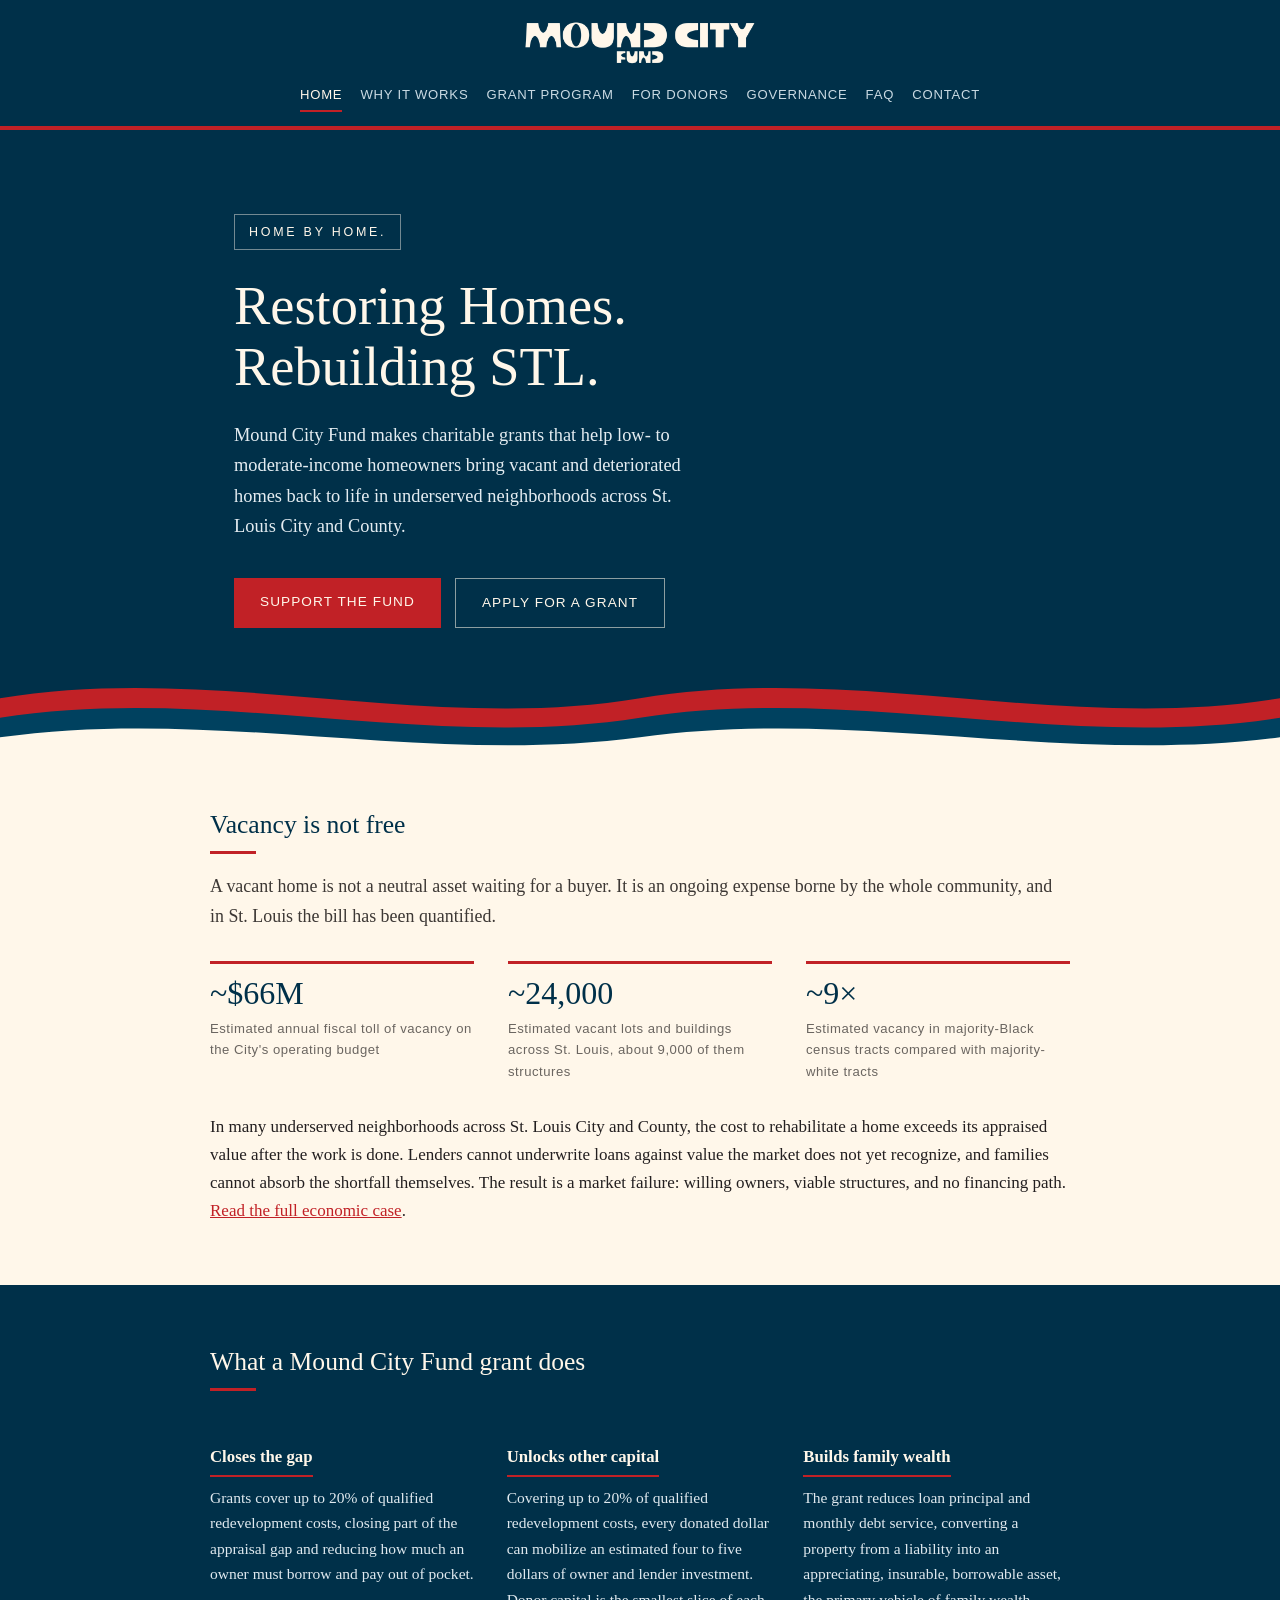
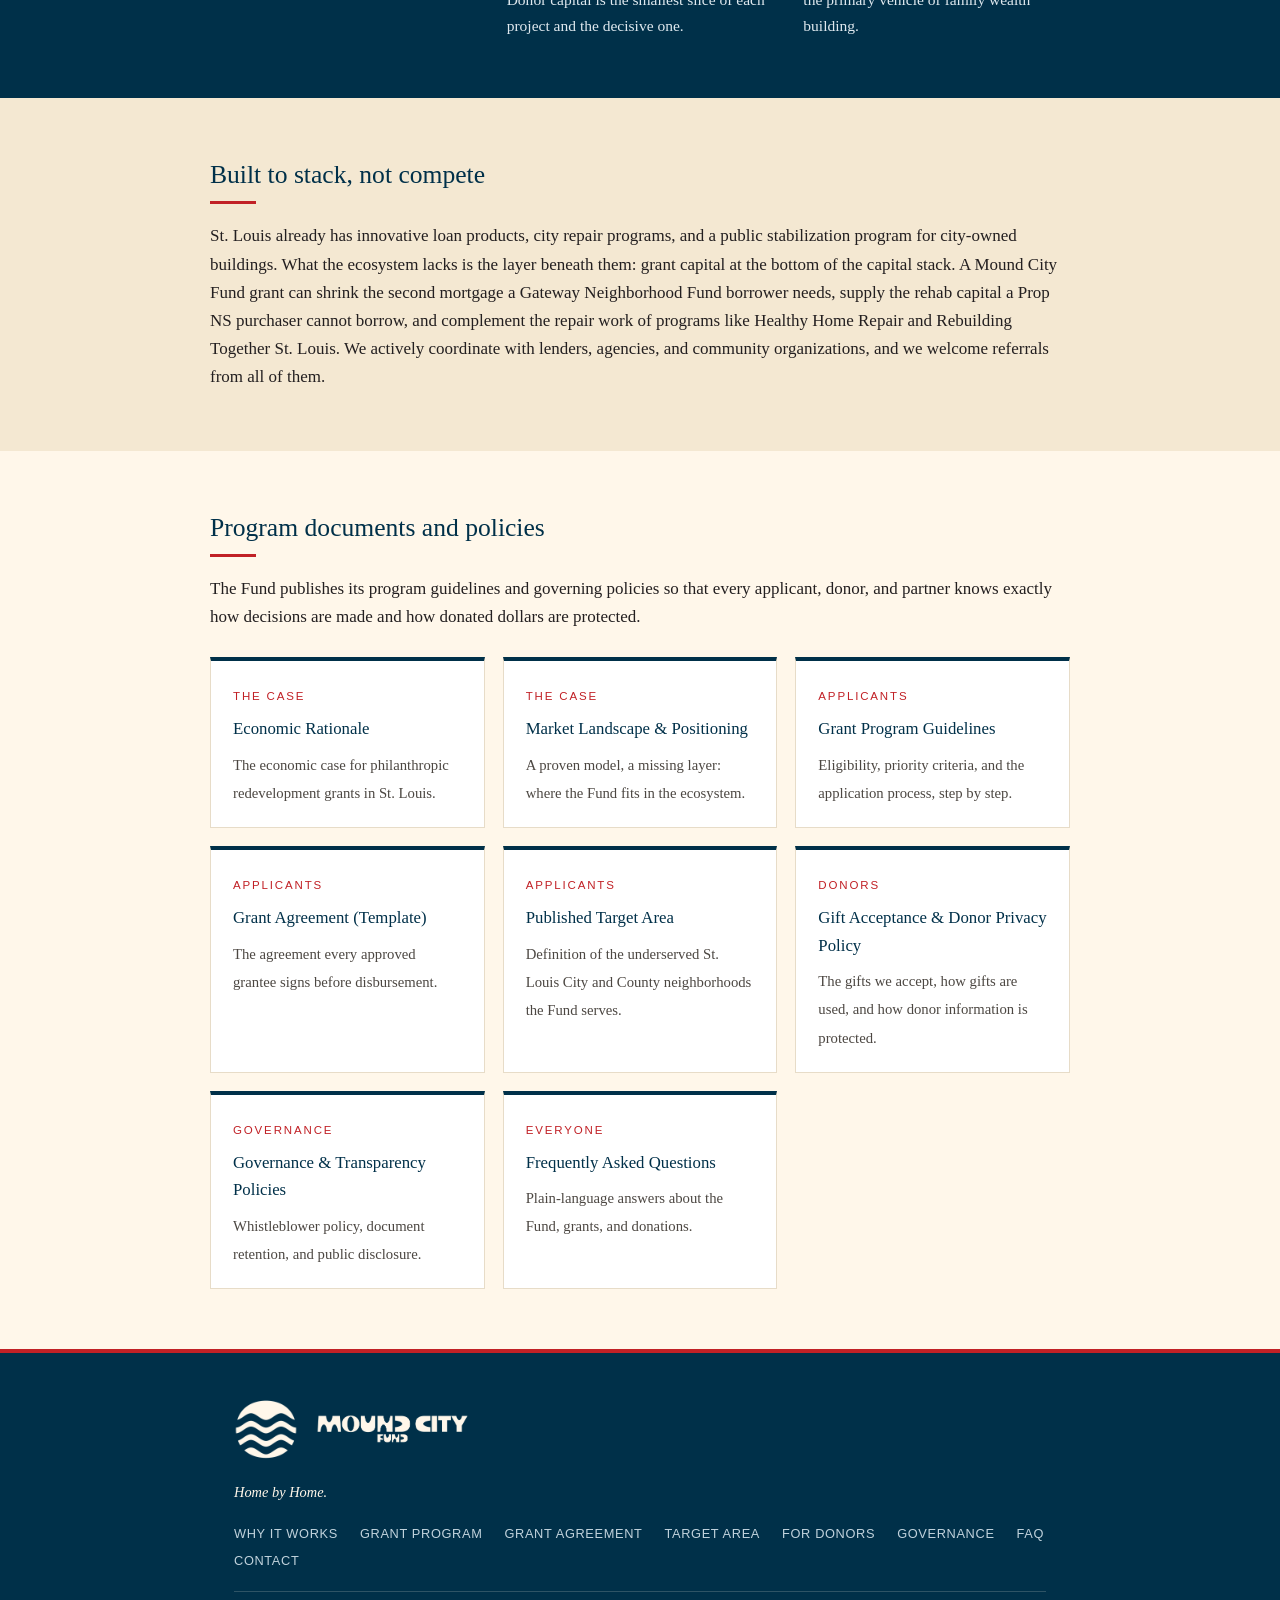
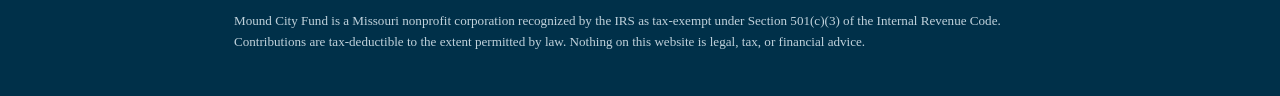
<file: index.html>
<!DOCTYPE html>
<html lang="en">
<head>
<meta charset="UTF-8">
<meta name="viewport" content="width=device-width, initial-scale=1.0">
<title>Mound City Fund | Restoring Homes. Rebuilding STL.</title>
<meta name="description" content="Mound City Fund is a Missouri nonprofit making charitable redevelopment grants to help low- to moderate-income homeowners rehabilitate vacant and deteriorated residential property in underserved neighborhoods across St. Louis City and County.">
<link rel="stylesheet" href="assets/styles.css">
<link rel="icon" type="image/png" href="assets/favicon.png">
</head>
<body>

<header class="topbar">
  <div class="topbar-inner">
    <a class="wordmark" href="index.html"><img src="assets/mcf-wordmark-cream.png" alt="Mound City Fund"></a>
    <nav class="site-nav" aria-label="Site">
      <a href="index.html" aria-current="page">Home</a>
      <a href="the-case.html">Why It Works</a>
      <a href="grants.html">Grant Program</a>
      <a href="donors.html">For Donors</a>
      <a href="governance.html">Governance</a>
      <a href="faq.html">FAQ</a>
      <a href="contact.html">Contact</a>
    </nav>
  </div>
</header>

<section class="hero">
  <div class="hero-inner">
    <span class="motto">Home by Home.</span>
    <h1>Restoring Homes. Rebuilding STL.</h1>
    <p class="tagline">Mound City Fund makes charitable grants that help low- to moderate-income homeowners bring vacant and deteriorated homes back to life in underserved neighborhoods across St. Louis City and County.</p>
    <div class="hero-cta">
      <a class="btn btn-red" href="donors.html">Support the Fund</a>
      <a class="btn btn-line" href="grants.html">Apply for a Grant</a>
    </div>
  </div>
  <svg class="rivers" viewBox="0 0 1440 110" preserveAspectRatio="none" aria-hidden="true" xmlns="http://www.w3.org/2000/svg">
    <path d="M0,52 C240,12 480,92 720,52 C960,12 1200,92 1440,52 L1440,110 L0,110 Z" fill="#C12126"></path>
    <path d="M0,74 C240,36 480,112 720,74 C960,36 1200,112 1440,74 L1440,110 L0,110 Z" fill="#00415F"></path>
    <path d="M0,96 C240,62 480,128 720,96 C960,62 1200,128 1440,96 L1440,110 L0,110 Z" fill="#FFF7EA"></path>
  </svg>
</section>

<section class="section">
  <div class="section-inner doc">
    <h2>Vacancy is not free</h2>
    <p class="lede">A vacant home is not a neutral asset waiting for a buyer. It is an ongoing expense borne by the whole community, and in St. Louis the bill has been quantified.</p>
    <div class="stat-row">
      <div class="stat"><div class="num">~$66M</div><div class="label">Estimated annual fiscal toll of vacancy on the City's operating budget</div></div>
      <div class="stat"><div class="num">~24,000</div><div class="label">Estimated vacant lots and buildings across St. Louis, about 9,000 of them structures</div></div>
      <div class="stat"><div class="num">~9&times;</div><div class="label">Estimated vacancy in majority-Black census tracts compared with majority-white tracts</div></div>
    </div>
    <p style="margin-top:30px;">In many underserved neighborhoods across St. Louis City and County, the cost to rehabilitate a home exceeds its appraised value after the work is done. Lenders cannot underwrite loans against value the market does not yet recognize, and families cannot absorb the shortfall themselves. The result is a market failure: willing owners, viable structures, and no financing path. <a href="the-case.html" style="color:var(--red);">Read the full economic case</a>.</p>
  </div>
</section>

<section class="section navy">
  <div class="section-inner doc">
    <h2>What a Mound City Fund grant does</h2>
    <div class="threecol">
      <div>
        <h3>Closes the gap</h3>
        <p>Grants cover up to 20% of qualified redevelopment costs, closing part of the appraisal gap and reducing how much an owner must borrow and pay out of pocket.</p>
      </div>
      <div>
        <h3>Unlocks other capital</h3>
        <p>Covering up to 20% of qualified redevelopment costs, every donated dollar can mobilize an estimated four to five dollars of owner and lender investment. Donor capital is the smallest slice of each project and the decisive one.</p>
      </div>
      <div>
        <h3>Builds family wealth</h3>
        <p>The grant reduces loan principal and monthly debt service, converting a property from a liability into an appreciating, insurable, borrowable asset, the primary vehicle of family wealth building.</p>
      </div>
    </div>
  </div>
</section>

<section class="section alt">
  <div class="section-inner doc">
    <h2>Built to stack, not compete</h2>
    <p>St. Louis already has innovative loan products, city repair programs, and a public stabilization program for city-owned buildings. What the ecosystem lacks is the layer beneath them: grant capital at the bottom of the capital stack. A Mound City Fund grant can shrink the second mortgage a Gateway Neighborhood Fund borrower needs, supply the rehab capital a Prop NS purchaser cannot borrow, and complement the repair work of programs like Healthy Home Repair and Rebuilding Together St. Louis. We actively coordinate with lenders, agencies, and community organizations, and we welcome referrals from all of them.</p>
  </div>
</section>

<section class="section">
  <div class="section-inner doc">
    <h2>Program documents and policies</h2>
    <p>The Fund publishes its program guidelines and governing policies so that every applicant, donor, and partner knows exactly how decisions are made and how donated dollars are protected.</p>
    <div class="doc-index">
      <a class="doc-card" href="the-case.html">
        <span class="kind">The Case</span>
        <span class="name">Economic Rationale</span>
        <span class="desc">The economic case for philanthropic redevelopment grants in St. Louis.</span>
      </a>
      <a class="doc-card" href="the-case.html#market-landscape">
        <span class="kind">The Case</span>
        <span class="name">Market Landscape &amp; Positioning</span>
        <span class="desc">A proven model, a missing layer: where the Fund fits in the ecosystem.</span>
      </a>
      <a class="doc-card" href="grants.html">
        <span class="kind">Applicants</span>
        <span class="name">Grant Program Guidelines</span>
        <span class="desc">Eligibility, priority criteria, and the application process, step by step.</span>
      </a>
      <a class="doc-card" href="grant-agreement.html">
        <span class="kind">Applicants</span>
        <span class="name">Grant Agreement (Template)</span>
        <span class="desc">The agreement every approved grantee signs before disbursement.</span>
      </a>
      <a class="doc-card" href="target-area.html">
        <span class="kind">Applicants</span>
        <span class="name">Published Target Area</span>
        <span class="desc">Definition of the underserved St. Louis City and County neighborhoods the Fund serves.</span>
      </a>
      <a class="doc-card" href="donors.html">
        <span class="kind">Donors</span>
        <span class="name">Gift Acceptance &amp; Donor Privacy Policy</span>
        <span class="desc">The gifts we accept, how gifts are used, and how donor information is protected.</span>
      </a>
      <a class="doc-card" href="governance.html">
        <span class="kind">Governance</span>
        <span class="name">Governance &amp; Transparency Policies</span>
        <span class="desc">Whistleblower policy, document retention, and public disclosure.</span>
      </a>
      <a class="doc-card" href="faq.html">
        <span class="kind">Everyone</span>
        <span class="name">Frequently Asked Questions</span>
        <span class="desc">Plain-language answers about the Fund, grants, and donations.</span>
      </a>
    </div>
  </div>
</section>

<footer class="site-foot">
  <div class="foot-inner">
    <div class="foot-brand">
      <img class="badge" src="assets/mcf-badge-cream.png" alt="">
      <img class="word" src="assets/mcf-wordmark-cream.png" alt="Mound City Fund">
    </div>
    <div class="foot-motto">Home by Home.</div>
    <div class="foot-links">
      <a href="the-case.html">Why It Works</a>
      <a href="grants.html">Grant Program</a>
      <a href="grant-agreement.html">Grant Agreement</a>
      <a href="target-area.html">Target Area</a>
      <a href="donors.html">For Donors</a>
      <a href="governance.html">Governance</a>
      <a href="faq.html">FAQ</a>
      <a href="contact.html">Contact</a>
    </div>
    <div class="foot-legal">
      Mound City Fund is a Missouri nonprofit corporation recognized by the IRS as tax-exempt under Section 501(c)(3) of the Internal Revenue Code. Contributions are tax-deductible to the extent permitted by law. Nothing on this website is legal, tax, or financial advice.
    </div>
  </div>
</footer>

</body>
</html>
</file>
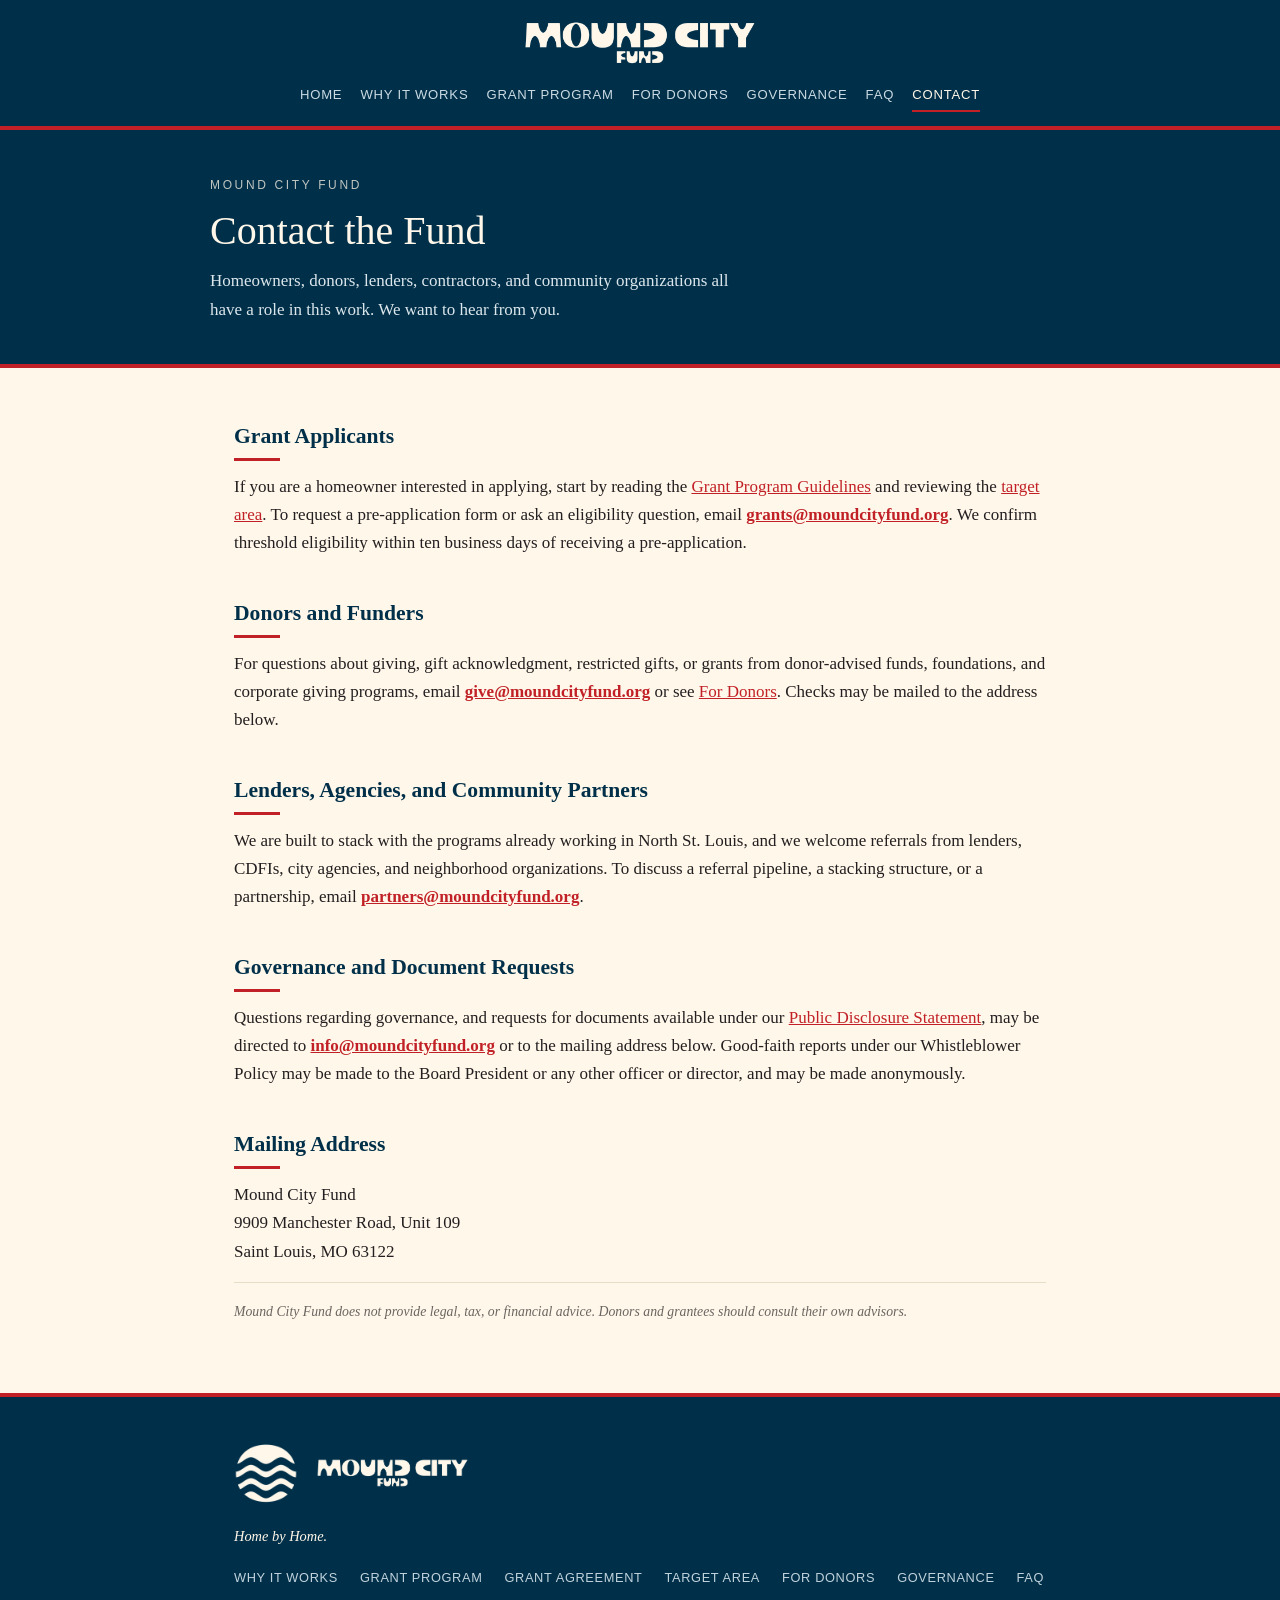
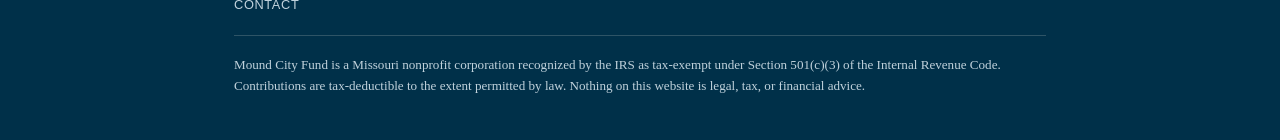
<file: contact.html>
<!DOCTYPE html>
<html lang="en">
<head>
<meta charset="UTF-8">
<meta name="viewport" content="width=device-width, initial-scale=1.0">
<title>Contact | Mound City Fund</title>
<meta name="description" content="Contact Mound City Fund about grants, donations, partnerships, and governance requests.">
<link rel="stylesheet" href="assets/styles.css">
<link rel="icon" type="image/png" href="assets/favicon.png">
</head>
<body>

<header class="topbar">
  <div class="topbar-inner">
    <a class="wordmark" href="index.html"><img src="assets/mcf-wordmark-cream.png" alt="Mound City Fund"></a>
    <nav class="site-nav" aria-label="Site">
      <a href="index.html">Home</a>
      <a href="the-case.html">Why It Works</a>
      <a href="grants.html">Grant Program</a>
      <a href="donors.html">For Donors</a>
      <a href="governance.html">Governance</a>
      <a href="faq.html">FAQ</a>
      <a href="contact.html" aria-current="page">Contact</a>
    </nav>
  </div>
</header>

<div class="pagehead">
  <div class="pagehead-inner">
    <div class="eyebrow">Mound City Fund</div>
    <h1>Contact the Fund</h1>
    <p class="sub">Homeowners, donors, lenders, contractors, and community organizations all have a role in this work. We want to hear from you.</p>
  </div>
</div>

<main class="doc">
  <h2>Grant Applicants</h2>
  <p>If you are a homeowner interested in applying, start by reading the <a href="grants.html" style="color:var(--red);">Grant Program Guidelines</a> and reviewing the <a href="target-area.html" style="color:var(--red);">target area</a>. To request a pre-application form or ask an eligibility question, email <strong><a href="mailto:grants@moundcityfund.org" style="color:var(--red);">grants@moundcityfund.org</a></strong>. We confirm threshold eligibility within ten business days of receiving a pre-application.</p>

  <h2>Donors and Funders</h2>
  <p>For questions about giving, gift acknowledgment, restricted gifts, or grants from donor-advised funds, foundations, and corporate giving programs, email <strong><a href="mailto:give@moundcityfund.org" style="color:var(--red);">give@moundcityfund.org</a></strong> or see <a href="donors.html" style="color:var(--red);">For Donors</a>. Checks may be mailed to the address below.</p>

  <h2>Lenders, Agencies, and Community Partners</h2>
  <p>We are built to stack with the programs already working in North St. Louis, and we welcome referrals from lenders, CDFIs, city agencies, and neighborhood organizations. To discuss a referral pipeline, a stacking structure, or a partnership, email <strong><a href="mailto:partners@moundcityfund.org" style="color:var(--red);">partners@moundcityfund.org</a></strong>.</p>

  <h2>Governance and Document Requests</h2>
  <p>Questions regarding governance, and requests for documents available under our <a href="governance.html" style="color:var(--red);">Public Disclosure Statement</a>, may be directed to <strong><a href="mailto:info@moundcityfund.org" style="color:var(--red);">info@moundcityfund.org</a></strong> or to the mailing address below. Good-faith reports under our Whistleblower Policy may be made to the Board President or any other officer or director, and may be made anonymously.</p>

  <h2>Mailing Address</h2>
  <p>Mound City Fund<br>
  9909 Manchester Road, Unit 109<br>
  Saint Louis, MO 63122</p>

  <p class="docfoot">Mound City Fund does not provide legal, tax, or financial advice. Donors and grantees should consult their own advisors.</p>

</main>

<footer class="site-foot">
  <div class="foot-inner">
    <div class="foot-brand">
      <img class="badge" src="assets/mcf-badge-cream.png" alt="">
      <img class="word" src="assets/mcf-wordmark-cream.png" alt="Mound City Fund">
    </div>
    <div class="foot-motto">Home by Home.</div>
    <div class="foot-links">
      <a href="the-case.html">Why It Works</a>
      <a href="grants.html">Grant Program</a>
      <a href="grant-agreement.html">Grant Agreement</a>
      <a href="target-area.html">Target Area</a>
      <a href="donors.html">For Donors</a>
      <a href="governance.html">Governance</a>
      <a href="faq.html">FAQ</a>
      <a href="contact.html">Contact</a>
    </div>
    <div class="foot-legal">
      Mound City Fund is a Missouri nonprofit corporation recognized by the IRS as tax-exempt under Section 501(c)(3) of the Internal Revenue Code. Contributions are tax-deductible to the extent permitted by law. Nothing on this website is legal, tax, or financial advice.
    </div>
  </div>
</footer>

</body>
</html>
</file>
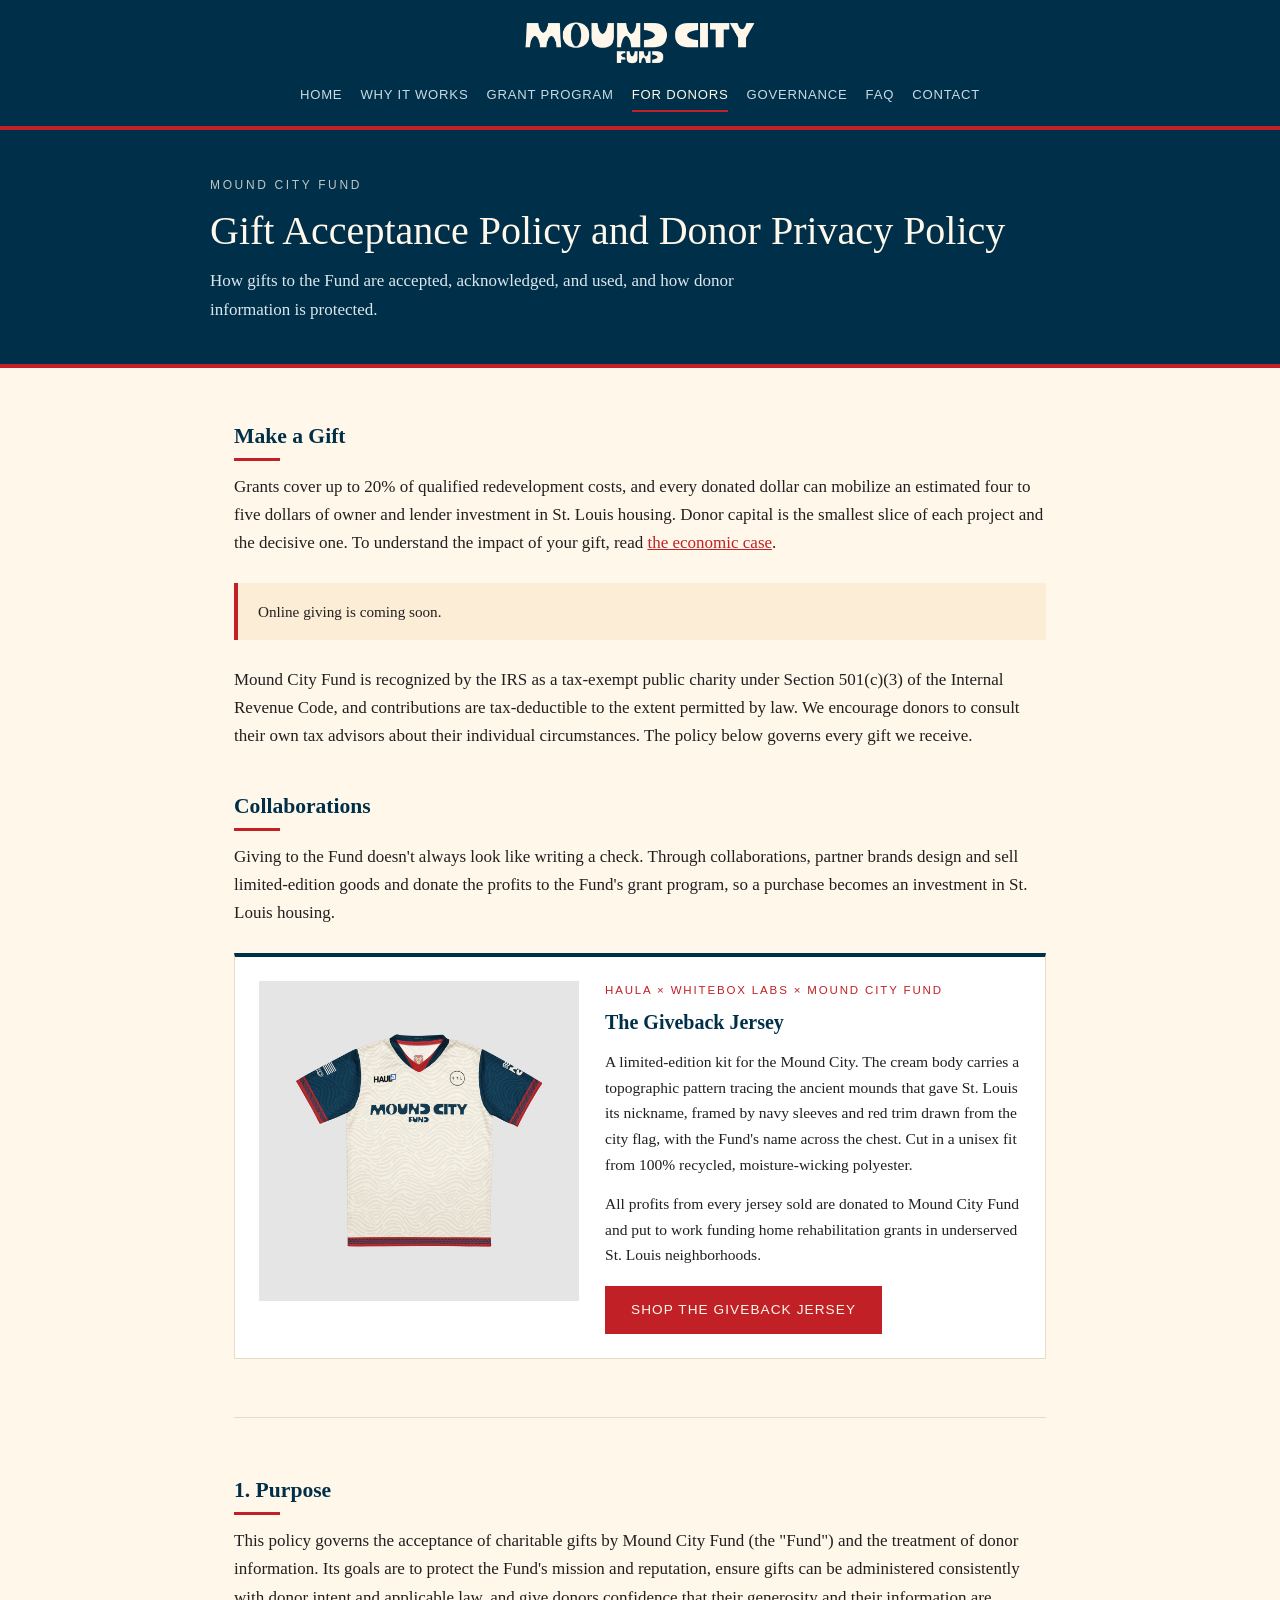
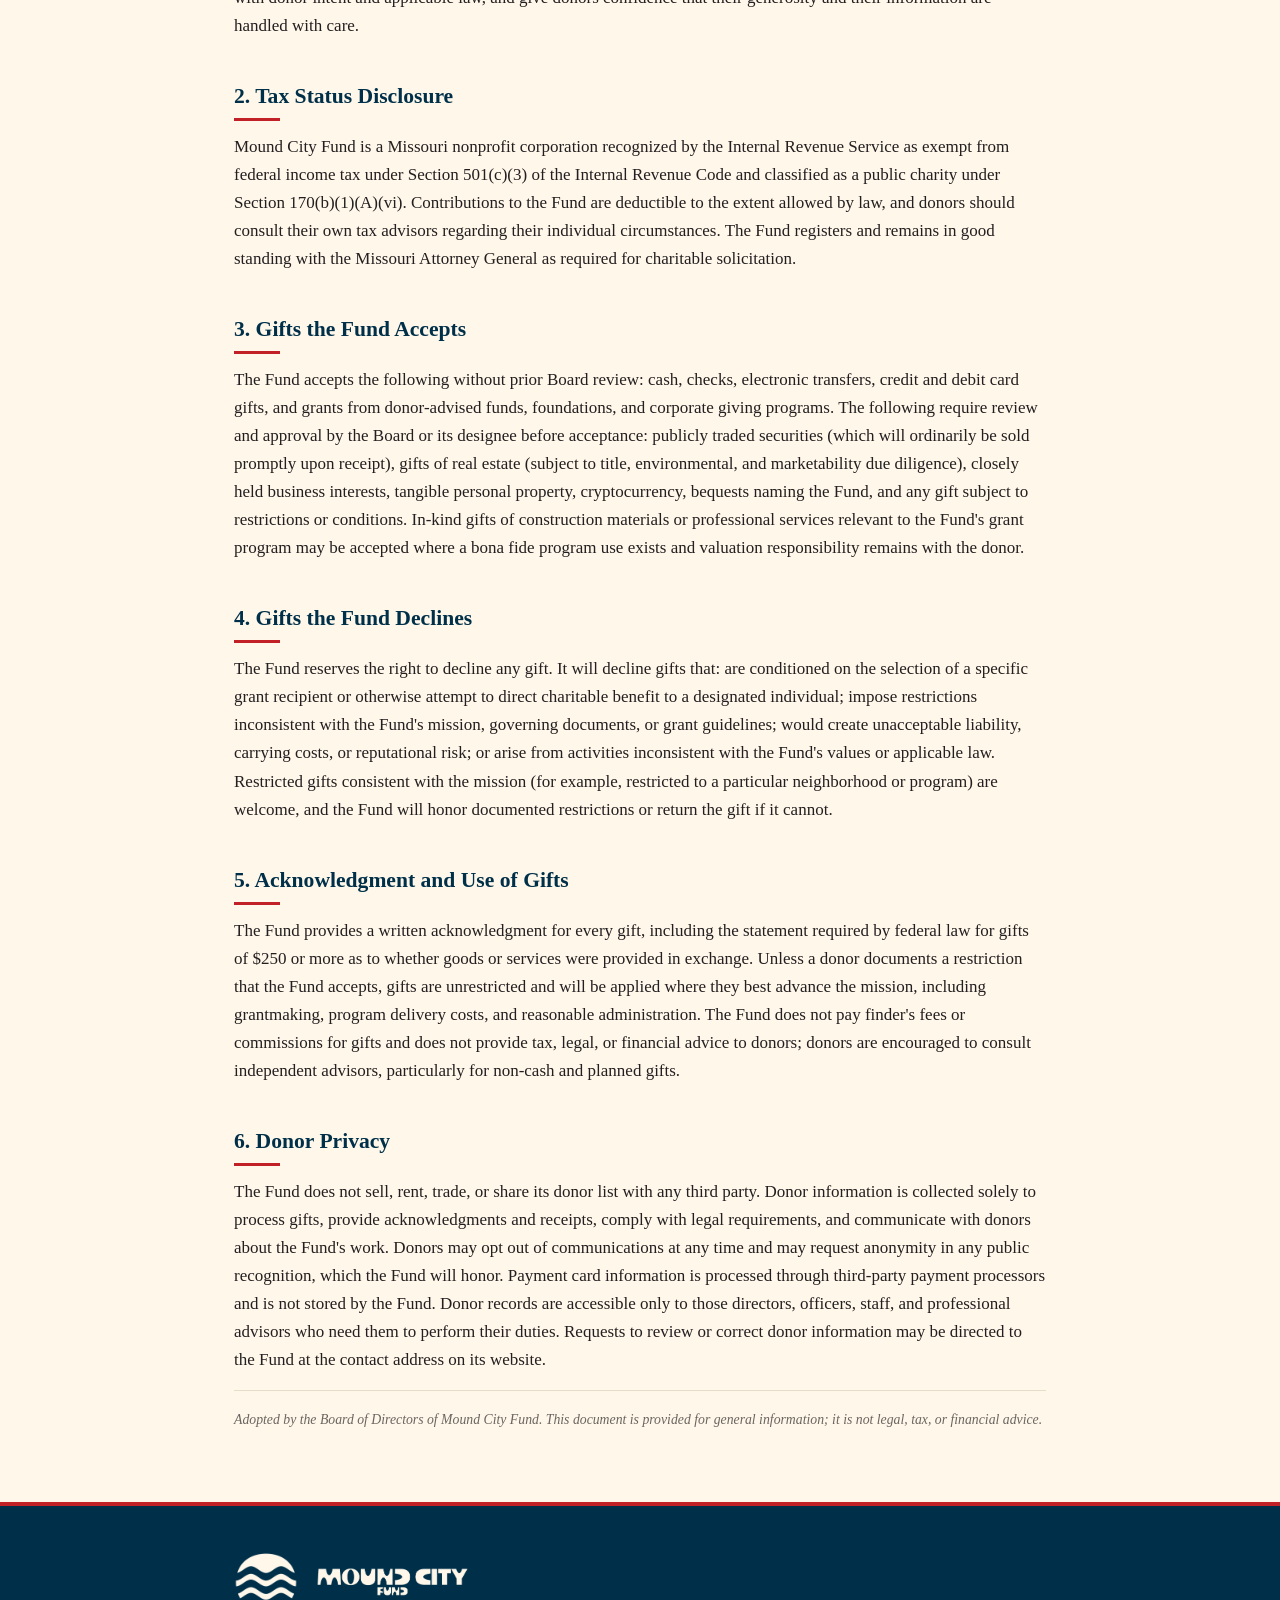
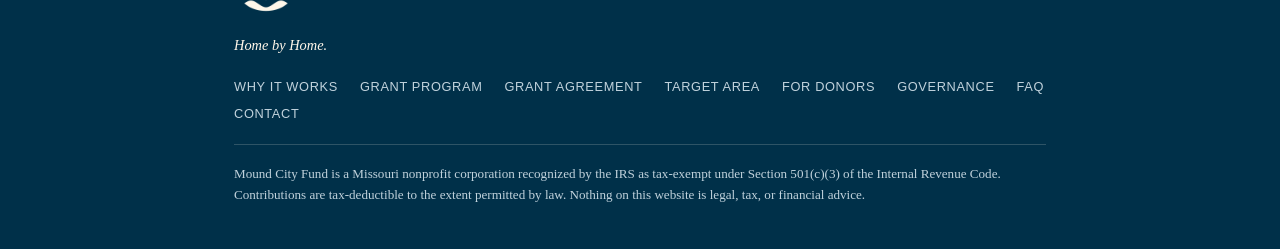
<file: donors.html>
<!DOCTYPE html>
<html lang="en">
<head>
<meta charset="UTF-8">
<meta name="viewport" content="width=device-width, initial-scale=1.0">
<title>For Donors | Gift Acceptance &amp; Donor Privacy Policy | Mound City Fund</title>
<meta name="description" content="Gift Acceptance Policy and Donor Privacy Policy of Mound City Fund.">
<link rel="stylesheet" href="assets/styles.css">
<link rel="icon" type="image/png" href="assets/favicon.png">
</head>
<body>

<header class="topbar">
  <div class="topbar-inner">
    <a class="wordmark" href="index.html"><img src="assets/mcf-wordmark-cream.png" alt="Mound City Fund"></a>
    <nav class="site-nav" aria-label="Site">
      <a href="index.html">Home</a>
      <a href="the-case.html">Why It Works</a>
      <a href="grants.html">Grant Program</a>
      <a href="donors.html" aria-current="page">For Donors</a>
      <a href="governance.html">Governance</a>
      <a href="faq.html">FAQ</a>
      <a href="contact.html">Contact</a>
    </nav>
  </div>
</header>

<div class="pagehead">
  <div class="pagehead-inner">
    <div class="eyebrow">Mound City Fund</div>
    <h1>Gift Acceptance Policy and Donor Privacy Policy</h1>
    <p class="sub">How gifts to the Fund are accepted, acknowledged, and used, and how donor information is protected.</p>
  </div>
</div>

<main class="doc">

  <h2>Make a Gift</h2>
  <p>Grants cover up to 20% of qualified redevelopment costs, and every donated dollar can mobilize an estimated four to five dollars of owner and lender investment in St. Louis housing. Donor capital is the smallest slice of each project and the decisive one. To understand the impact of your gift, read <a href="the-case.html" style="color:var(--red);">the economic case</a>.</p>

  <!-- ============================================================
       DONATION PLATFORM EMBED SLOT
       Paste your giving platform's embed code between these
       comments and delete the placeholder block below. Zero-fee
       nonprofit platforms such as Zeffy or Givebutter provide a
       copy-and-paste iframe or button snippet; Stripe Payment
       Links and PayPal Giving also work as a simple linked button:
       <a class="btn btn-red" href="YOUR-PAYMENT-LINK">Donate Now</a>
       ============================================================ -->
  <div class="notice">
    Online giving is coming soon. 
  </div>
  <!-- ========================= END EMBED SLOT ========================= -->

  <p>Mound City Fund is recognized by the IRS as a tax-exempt public charity under Section 501(c)(3) of the Internal Revenue Code, and contributions are tax-deductible to the extent permitted by law. We encourage donors to consult their own tax advisors about their individual circumstances. The policy below governs every gift we receive.</p>

  <h2>Collaborations</h2>
  <p>Giving to the Fund doesn't always look like writing a check. Through collaborations, partner brands design and sell limited-edition goods and donate the profits to the Fund's grant program, so a purchase becomes an investment in St. Louis housing.</p>

  <div class="collab-card">
    <a class="collab-media" href="https://whiteboxlabs.co/products/recycled-unisex-sports-jersey?variant=46708184219809" target="_blank" rel="noopener">
      <img src="assets/giveback-jersey.jpg" alt="Mound City Fund Giveback Jersey: a cream soccer jersey with a topographic mound pattern, navy sleeves, red trim, and MOUND CITY FUND across the chest">
    </a>
    <div class="collab-body">
      <div class="collab-kicker">HAULa &times; Whitebox Labs &times; Mound City Fund</div>
      <h3>The Giveback Jersey</h3>
      <p>A limited-edition kit for the Mound City. The cream body carries a topographic pattern tracing the ancient mounds that gave St. Louis its nickname, framed by navy sleeves and red trim drawn from the city flag, with the Fund's name across the chest. Cut in a unisex fit from 100% recycled, moisture-wicking polyester.</p>
      <p>All profits from every jersey sold are donated to Mound City Fund and put to work funding home rehabilitation grants in underserved St. Louis neighborhoods.</p>
      <a class="btn btn-red" href="https://whiteboxlabs.co/products/recycled-unisex-sports-jersey?variant=46708184219809" target="_blank" rel="noopener">Shop the Giveback Jersey</a>
    </div>
  </div>

  <hr class="doc-divider">

  <h2>1. Purpose</h2>
  <p>This policy governs the acceptance of charitable gifts by Mound City Fund (the "Fund") and the treatment of donor information. Its goals are to protect the Fund's mission and reputation, ensure gifts can be administered consistently with donor intent and applicable law, and give donors confidence that their generosity and their information are handled with care.</p>

  <h2>2. Tax Status Disclosure</h2>
  <p>Mound City Fund is a Missouri nonprofit corporation recognized by the Internal Revenue Service as exempt from federal income tax under Section 501(c)(3) of the Internal Revenue Code and classified as a public charity under Section 170(b)(1)(A)(vi). Contributions to the Fund are deductible to the extent allowed by law, and donors should consult their own tax advisors regarding their individual circumstances. The Fund registers and remains in good standing with the Missouri Attorney General as required for charitable solicitation.</p>

  <h2>3. Gifts the Fund Accepts</h2>
  <p>The Fund accepts the following without prior Board review: cash, checks, electronic transfers, credit and debit card gifts, and grants from donor-advised funds, foundations, and corporate giving programs. The following require review and approval by the Board or its designee before acceptance: publicly traded securities (which will ordinarily be sold promptly upon receipt), gifts of real estate (subject to title, environmental, and marketability due diligence), closely held business interests, tangible personal property, cryptocurrency, bequests naming the Fund, and any gift subject to restrictions or conditions. In-kind gifts of construction materials or professional services relevant to the Fund's grant program may be accepted where a bona fide program use exists and valuation responsibility remains with the donor.</p>

  <h2>4. Gifts the Fund Declines</h2>
  <p>The Fund reserves the right to decline any gift. It will decline gifts that: are conditioned on the selection of a specific grant recipient or otherwise attempt to direct charitable benefit to a designated individual; impose restrictions inconsistent with the Fund's mission, governing documents, or grant guidelines; would create unacceptable liability, carrying costs, or reputational risk; or arise from activities inconsistent with the Fund's values or applicable law. Restricted gifts consistent with the mission (for example, restricted to a particular neighborhood or program) are welcome, and the Fund will honor documented restrictions or return the gift if it cannot.</p>

  <h2>5. Acknowledgment and Use of Gifts</h2>
  <p>The Fund provides a written acknowledgment for every gift, including the statement required by federal law for gifts of $250 or more as to whether goods or services were provided in exchange. Unless a donor documents a restriction that the Fund accepts, gifts are unrestricted and will be applied where they best advance the mission, including grantmaking, program delivery costs, and reasonable administration. The Fund does not pay finder's fees or commissions for gifts and does not provide tax, legal, or financial advice to donors; donors are encouraged to consult independent advisors, particularly for non-cash and planned gifts.</p>

  <h2>6. Donor Privacy</h2>
  <p>The Fund does not sell, rent, trade, or share its donor list with any third party. Donor information is collected solely to process gifts, provide acknowledgments and receipts, comply with legal requirements, and communicate with donors about the Fund's work. Donors may opt out of communications at any time and may request anonymity in any public recognition, which the Fund will honor. Payment card information is processed through third-party payment processors and is not stored by the Fund. Donor records are accessible only to those directors, officers, staff, and professional advisors who need them to perform their duties. Requests to review or correct donor information may be directed to the Fund at the contact address on its website.</p>

  <p class="docfoot">Adopted by the Board of Directors of Mound City Fund. This document is provided for general information; it is not legal, tax, or financial advice.</p>

</main>

<footer class="site-foot">
  <div class="foot-inner">
    <div class="foot-brand">
      <img class="badge" src="assets/mcf-badge-cream.png" alt="">
      <img class="word" src="assets/mcf-wordmark-cream.png" alt="Mound City Fund">
    </div>
    <div class="foot-motto">Home by Home.</div>
    <div class="foot-links">
      <a href="the-case.html">Why It Works</a>
      <a href="grants.html">Grant Program</a>
      <a href="grant-agreement.html">Grant Agreement</a>
      <a href="target-area.html">Target Area</a>
      <a href="donors.html">For Donors</a>
      <a href="governance.html">Governance</a>
      <a href="faq.html">FAQ</a>
      <a href="contact.html">Contact</a>
    </div>
    <div class="foot-legal">
      Mound City Fund is a Missouri nonprofit corporation recognized by the IRS as tax-exempt under Section 501(c)(3) of the Internal Revenue Code. Contributions are tax-deductible to the extent permitted by law. Nothing on this website is legal, tax, or financial advice.
    </div>
  </div>
</footer>

</body>
</html>
</file>
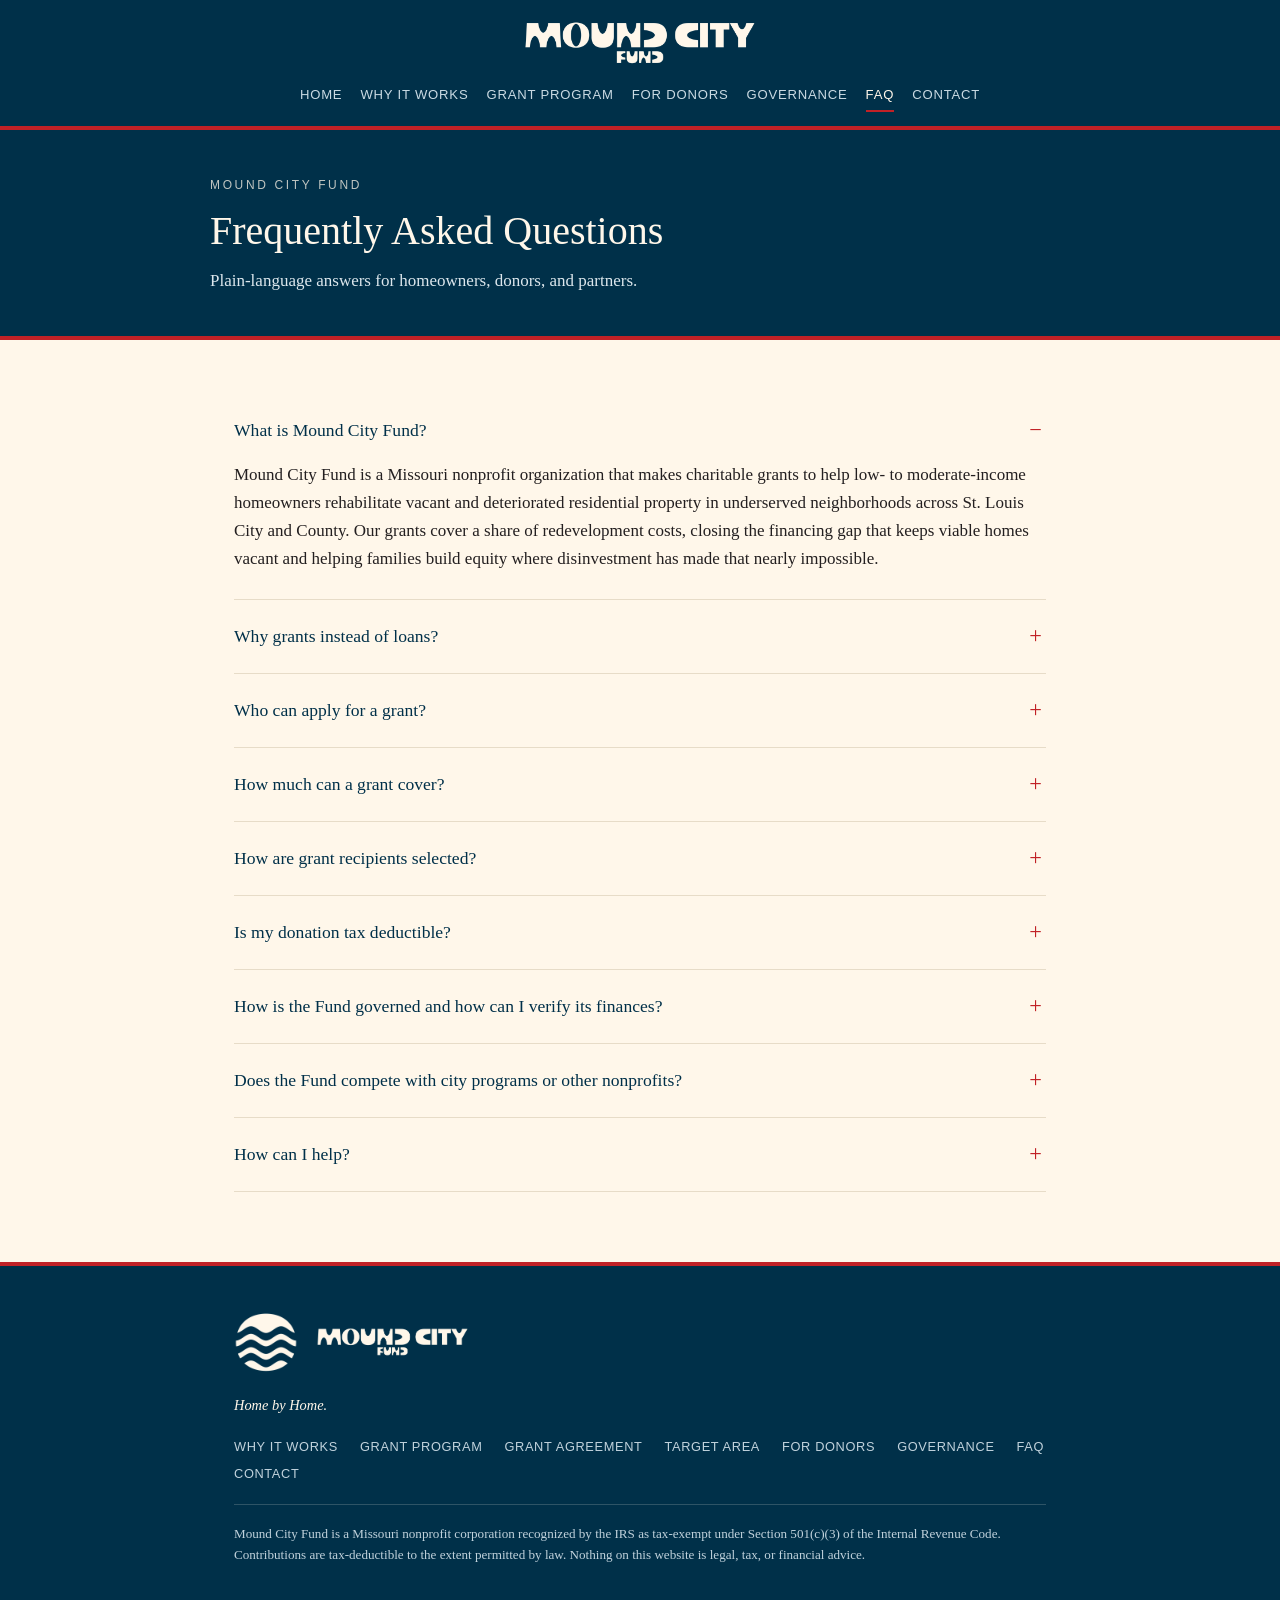
<file: faq.html>
<!DOCTYPE html>
<html lang="en">
<head>
<meta charset="UTF-8">
<meta name="viewport" content="width=device-width, initial-scale=1.0">
<title>Frequently Asked Questions | Mound City Fund</title>
<meta name="description" content="Plain-language answers about Mound City Fund, its grant program, and donations.">
<link rel="stylesheet" href="assets/styles.css">
<link rel="icon" type="image/png" href="assets/favicon.png">
</head>
<body>

<header class="topbar">
  <div class="topbar-inner">
    <a class="wordmark" href="index.html"><img src="assets/mcf-wordmark-cream.png" alt="Mound City Fund"></a>
    <nav class="site-nav" aria-label="Site">
      <a href="index.html">Home</a>
      <a href="the-case.html">Why It Works</a>
      <a href="grants.html">Grant Program</a>
      <a href="donors.html">For Donors</a>
      <a href="governance.html">Governance</a>
      <a href="faq.html" aria-current="page">FAQ</a>
      <a href="contact.html">Contact</a>
    </nav>
  </div>
</header>

<div class="pagehead">
  <div class="pagehead-inner">
    <div class="eyebrow">Mound City Fund</div>
    <h1>Frequently Asked Questions</h1>
    <p class="sub">Plain-language answers for homeowners, donors, and partners.</p>
  </div>
</div>

<main class="doc">

  <details class="faq-item" open>
    <summary>What is Mound City Fund?</summary>
    <div class="answer"><p>Mound City Fund is a Missouri nonprofit organization that makes charitable grants to help low- to moderate-income homeowners rehabilitate vacant and deteriorated residential property in underserved neighborhoods across St. Louis City and County. Our grants cover a share of redevelopment costs, closing the financing gap that keeps viable homes vacant and helping families build equity where disinvestment has made that nearly impossible.</p></div>
  </details>

  <details class="faq-item">
    <summary>Why grants instead of loans?</summary>
    <div class="answer"><p>St. Louis already has innovative loan products, city repair programs, and a public stabilization program for city-owned buildings. What the ecosystem lacks is the layer beneath them: grant capital that reduces how much an owner must borrow, serves as the equity that gets a loan approved, and makes the overall project financeable. In neighborhoods where rehab costs exceed appraised values, a loan alone often cannot close the gap. A grant can.</p></div>
  </details>

  <details class="faq-item">
    <summary>Who can apply for a grant?</summary>
    <div class="answer"><p>Owner-occupants whose household income does not exceed 80% of the Area Median Income may apply, including intended owner-occupants purchasing a home to rehabilitate and live in, such as buyers of City Prop NS stabilized buildings. The property must be a residential building of one to six units within our published target area. Full requirements, priority criteria, and the application process are in our <a href="grants.html" style="color:var(--red);">Grant Program Guidelines</a>, available on this website. Board members, staff, their family members, and substantial contributors to the Fund are not eligible for grants.</p></div>
  </details>

  <details class="faq-item">
    <summary>How much can a grant cover?</summary>
    <div class="answer"><p>Grants cover up to 20% of qualified redevelopment costs on a sliding scale, subject to a per-project cap set annually by our Board and published on this site. Grants are disbursed as work is completed and verified, or paid directly to licensed contractors. Owner-occupant grants carry a three-year occupancy commitment, which protects the charitable purpose of every donated dollar.</p></div>
  </details>

  <details class="faq-item">
    <summary>How are grant recipients selected?</summary>
    <div class="answer"><p>An independent Grant Selection Committee scores complete applications against published, objective criteria, giving priority to projects that could not proceed without our support, such as those with a documented appraisal gap or a declined rehab loan. Committee members with any relationship to an applicant must disclose it and step aside from that decision. This structure is required by federal tax law for charitable grants to individuals, and we publish our criteria so that every applicant knows exactly how decisions are made.</p></div>
  </details>

  <details class="faq-item">
    <summary>Is my donation tax deductible?</summary>
    <div class="answer"><p>Yes. Mound City Fund is recognized by the IRS as a tax-exempt public charity under Section 501(c)(3) of the Internal Revenue Code, and contributions are tax-deductible to the extent allowed by law. Every gift receives a written acknowledgment for your records, and we encourage donors to consult their tax advisors about their individual circumstances.</p></div>
  </details>

  <details class="faq-item">
    <summary>How is the Fund governed and how can I verify its finances?</summary>
    <div class="answer"><p>The Fund is governed by a volunteer Board of Directors under adopted bylaws, a conflict of interest policy, a whistleblower policy, and a document retention policy. Our IRS application, annual information returns when filed, governing documents, and current policies are available upon request and, where required, through public disclosure. We are registered with the Missouri Attorney General's Office for charitable solicitation. See our <a href="governance.html" style="color:var(--red);">Governance and Transparency policies</a>.</p></div>
  </details>

  <details class="faq-item">
    <summary>Does the Fund compete with city programs or other nonprofits?</summary>
    <div class="answer"><p>No. We are designed to stack with them. A Mound City Fund grant can shrink the second mortgage a Gateway Neighborhood Fund borrower needs, supply the rehab capital a Prop NS purchaser cannot borrow, and complement the repair work of programs like Healthy Home Repair and Rebuilding Together St. Louis. We actively coordinate with lenders, agencies, and community organizations, and we welcome referrals from all of them.</p></div>
  </details>

  <details class="faq-item">
    <summary>How can I help?</summary>
    <div class="answer"><p>Donate, refer an eligible homeowner, or partner with us. Contractors, lenders, appraisers, and neighborhood organizations all have a role in making these projects work. Contact information is on our website, and our <a href="donors.html" style="color:var(--red);">Gift Acceptance Policy</a> describes the kinds of gifts we can receive, from cash to securities to in-kind construction materials.</p></div>
  </details>

</main>

<footer class="site-foot">
  <div class="foot-inner">
    <div class="foot-brand">
      <img class="badge" src="assets/mcf-badge-cream.png" alt="">
      <img class="word" src="assets/mcf-wordmark-cream.png" alt="Mound City Fund">
    </div>
    <div class="foot-motto">Home by Home.</div>
    <div class="foot-links">
      <a href="the-case.html">Why It Works</a>
      <a href="grants.html">Grant Program</a>
      <a href="grant-agreement.html">Grant Agreement</a>
      <a href="target-area.html">Target Area</a>
      <a href="donors.html">For Donors</a>
      <a href="governance.html">Governance</a>
      <a href="faq.html">FAQ</a>
      <a href="contact.html">Contact</a>
    </div>
    <div class="foot-legal">
      Mound City Fund is a Missouri nonprofit corporation recognized by the IRS as tax-exempt under Section 501(c)(3) of the Internal Revenue Code. Contributions are tax-deductible to the extent permitted by law. Nothing on this website is legal, tax, or financial advice.
    </div>
  </div>
</footer>

</body>
</html>
</file>
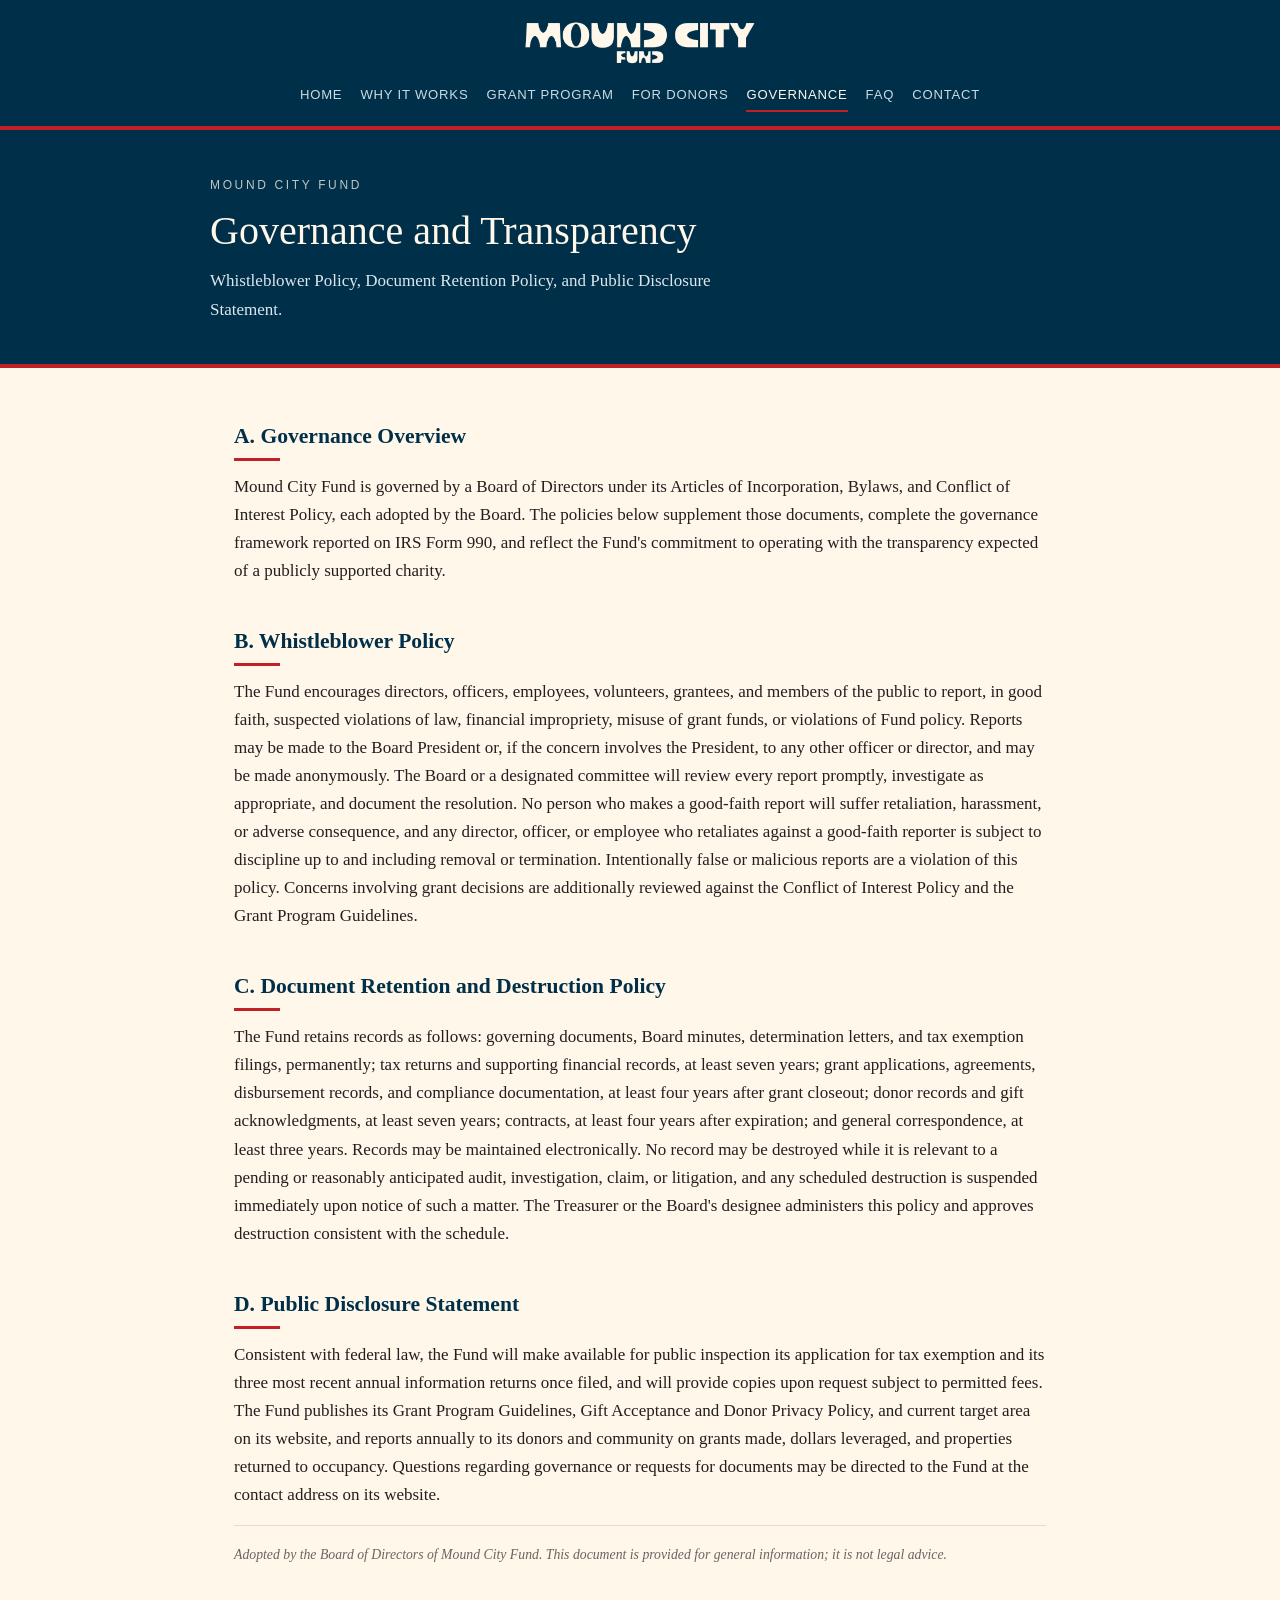
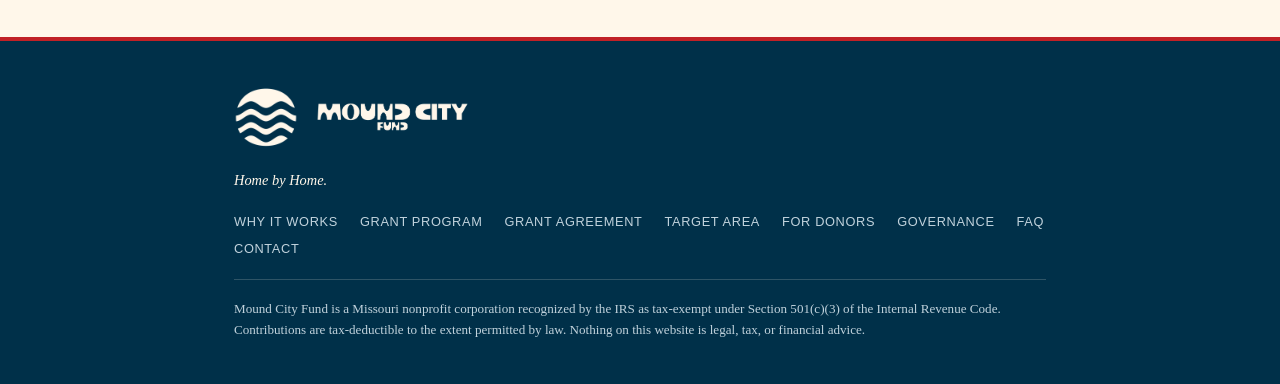
<file: governance.html>
<!DOCTYPE html>
<html lang="en">
<head>
<meta charset="UTF-8">
<meta name="viewport" content="width=device-width, initial-scale=1.0">
<title>Governance &amp; Transparency | Mound City Fund</title>
<meta name="description" content="Governance and Transparency policies of Mound City Fund: whistleblower policy, document retention policy, and public disclosure statement.">
<link rel="stylesheet" href="assets/styles.css">
<link rel="icon" type="image/png" href="assets/favicon.png">
</head>
<body>

<header class="topbar">
  <div class="topbar-inner">
    <a class="wordmark" href="index.html"><img src="assets/mcf-wordmark-cream.png" alt="Mound City Fund"></a>
    <nav class="site-nav" aria-label="Site">
      <a href="index.html">Home</a>
      <a href="the-case.html">Why It Works</a>
      <a href="grants.html">Grant Program</a>
      <a href="donors.html">For Donors</a>
      <a href="governance.html" aria-current="page">Governance</a>
      <a href="faq.html">FAQ</a>
      <a href="contact.html">Contact</a>
    </nav>
  </div>
</header>

<div class="pagehead">
  <div class="pagehead-inner">
    <div class="eyebrow">Mound City Fund</div>
    <h1>Governance and Transparency</h1>
    <p class="sub">Whistleblower Policy, Document Retention Policy, and Public Disclosure Statement.</p>
  </div>
</div>

<main class="doc">

  <h2>A. Governance Overview</h2>
  <p>Mound City Fund is governed by a Board of Directors under its Articles of Incorporation, Bylaws, and Conflict of Interest Policy, each adopted by the Board. The policies below supplement those documents, complete the governance framework reported on IRS Form 990, and reflect the Fund's commitment to operating with the transparency expected of a publicly supported charity.</p>

  <h2>B. Whistleblower Policy</h2>
  <p>The Fund encourages directors, officers, employees, volunteers, grantees, and members of the public to report, in good faith, suspected violations of law, financial impropriety, misuse of grant funds, or violations of Fund policy. Reports may be made to the Board President or, if the concern involves the President, to any other officer or director, and may be made anonymously. The Board or a designated committee will review every report promptly, investigate as appropriate, and document the resolution. No person who makes a good-faith report will suffer retaliation, harassment, or adverse consequence, and any director, officer, or employee who retaliates against a good-faith reporter is subject to discipline up to and including removal or termination. Intentionally false or malicious reports are a violation of this policy. Concerns involving grant decisions are additionally reviewed against the Conflict of Interest Policy and the Grant Program Guidelines.</p>

  <h2>C. Document Retention and Destruction Policy</h2>
  <p>The Fund retains records as follows: governing documents, Board minutes, determination letters, and tax exemption filings, permanently; tax returns and supporting financial records, at least seven years; grant applications, agreements, disbursement records, and compliance documentation, at least four years after grant closeout; donor records and gift acknowledgments, at least seven years; contracts, at least four years after expiration; and general correspondence, at least three years. Records may be maintained electronically. No record may be destroyed while it is relevant to a pending or reasonably anticipated audit, investigation, claim, or litigation, and any scheduled destruction is suspended immediately upon notice of such a matter. The Treasurer or the Board's designee administers this policy and approves destruction consistent with the schedule.</p>

  <h2>D. Public Disclosure Statement</h2>
  <p>Consistent with federal law, the Fund will make available for public inspection its application for tax exemption and its three most recent annual information returns once filed, and will provide copies upon request subject to permitted fees. The Fund publishes its Grant Program Guidelines, Gift Acceptance and Donor Privacy Policy, and current target area on its website, and reports annually to its donors and community on grants made, dollars leveraged, and properties returned to occupancy. Questions regarding governance or requests for documents may be directed to the Fund at the contact address on its website.</p>

  <p class="docfoot">Adopted by the Board of Directors of Mound City Fund. This document is provided for general information; it is not legal advice.</p>

</main>

<footer class="site-foot">
  <div class="foot-inner">
    <div class="foot-brand">
      <img class="badge" src="assets/mcf-badge-cream.png" alt="">
      <img class="word" src="assets/mcf-wordmark-cream.png" alt="Mound City Fund">
    </div>
    <div class="foot-motto">Home by Home.</div>
    <div class="foot-links">
      <a href="the-case.html">Why It Works</a>
      <a href="grants.html">Grant Program</a>
      <a href="grant-agreement.html">Grant Agreement</a>
      <a href="target-area.html">Target Area</a>
      <a href="donors.html">For Donors</a>
      <a href="governance.html">Governance</a>
      <a href="faq.html">FAQ</a>
      <a href="contact.html">Contact</a>
    </div>
    <div class="foot-legal">
      Mound City Fund is a Missouri nonprofit corporation recognized by the IRS as tax-exempt under Section 501(c)(3) of the Internal Revenue Code. Contributions are tax-deductible to the extent permitted by law. Nothing on this website is legal, tax, or financial advice.
    </div>
  </div>
</footer>

</body>
</html>
</file>
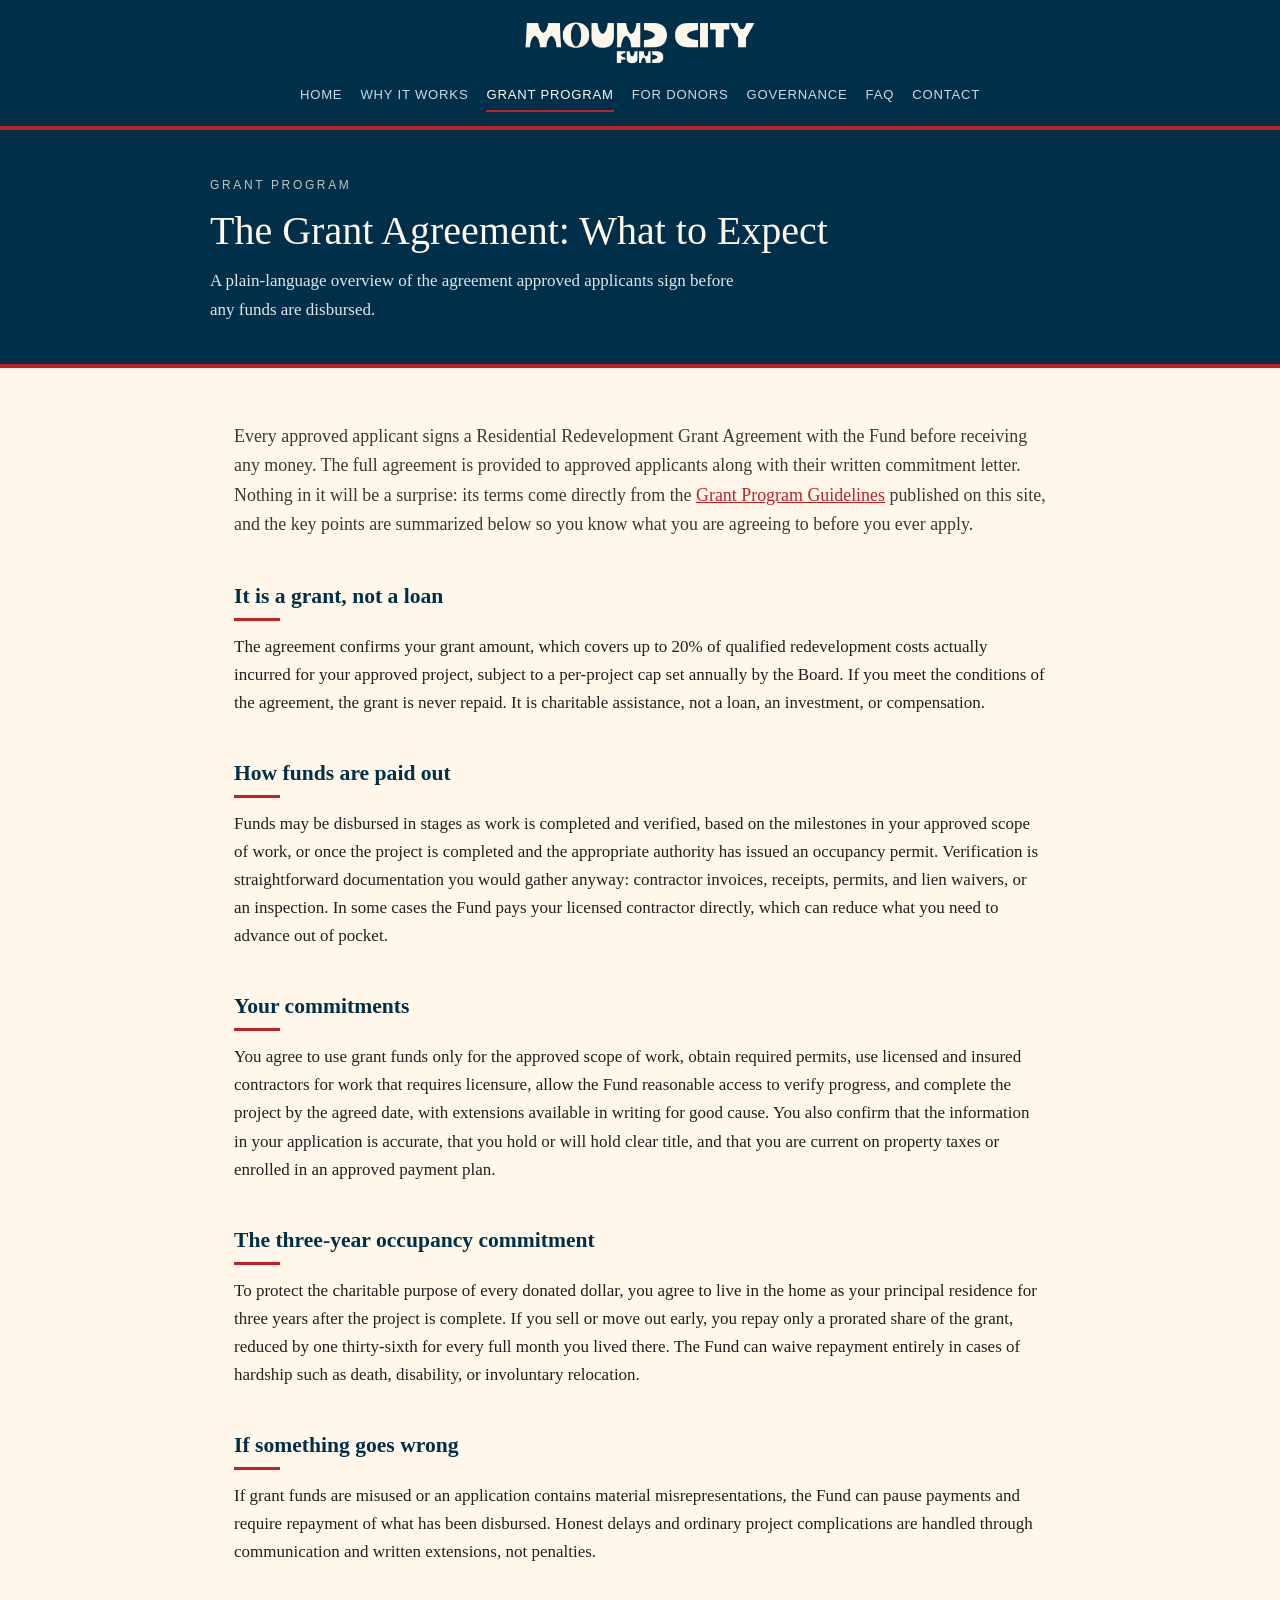
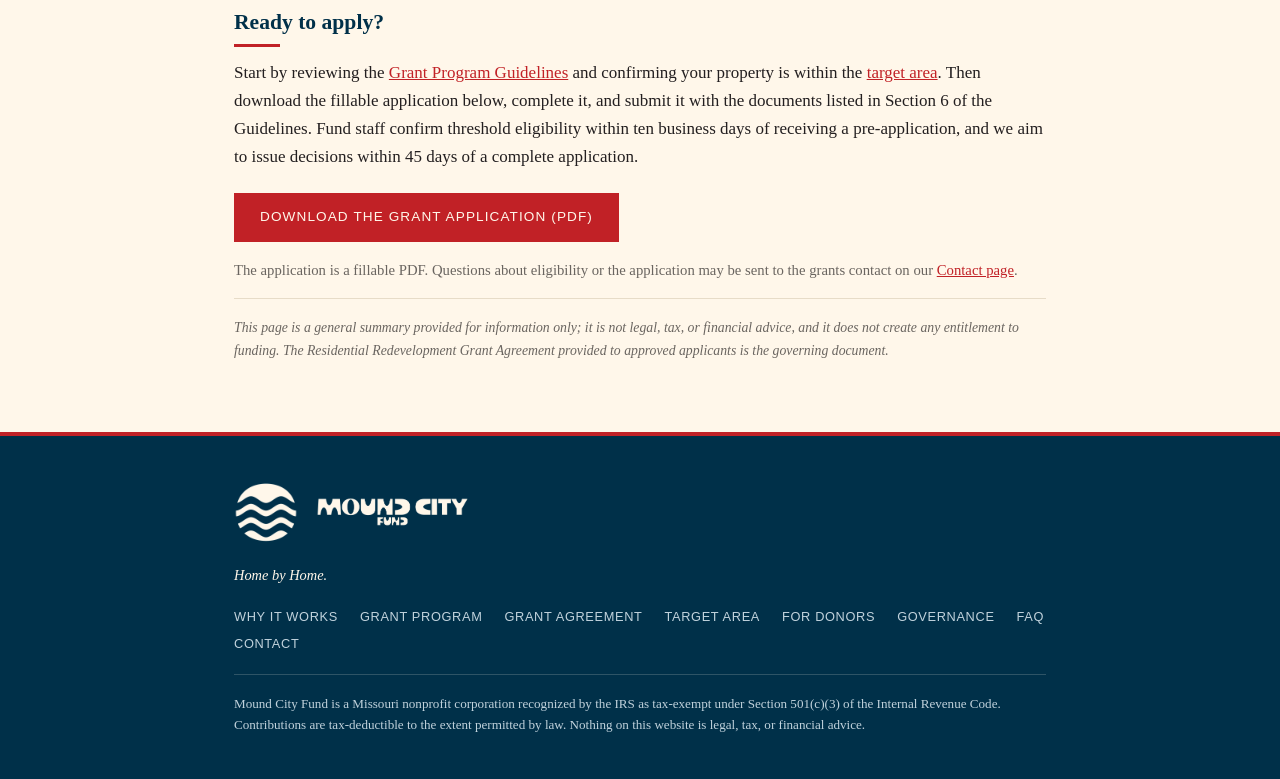
<file: grant-agreement.html>
<!DOCTYPE html>
<html lang="en">
<head>
<meta charset="UTF-8">
<meta name="viewport" content="width=device-width, initial-scale=1.0">
<title>Grant Agreement Overview &amp; Application | Mound City Fund</title>
<meta name="description" content="A plain-language overview of the Mound City Fund grant agreement, and the grant application for eligible homeowners.">
<link rel="stylesheet" href="assets/styles.css">
<link rel="icon" type="image/png" href="assets/favicon.png">
</head>
<body>

<header class="topbar">
  <div class="topbar-inner">
    <a class="wordmark" href="index.html"><img src="assets/mcf-wordmark-cream.png" alt="Mound City Fund"></a>
    <nav class="site-nav" aria-label="Site">
      <a href="index.html">Home</a>
      <a href="the-case.html">Why It Works</a>
      <a href="grants.html" aria-current="page">Grant Program</a>
      <a href="donors.html">For Donors</a>
      <a href="governance.html">Governance</a>
      <a href="faq.html">FAQ</a>
      <a href="contact.html">Contact</a>
    </nav>
  </div>
</header>

<div class="pagehead">
  <div class="pagehead-inner">
    <div class="eyebrow">Grant Program</div>
    <h1>The Grant Agreement: What to Expect</h1>
    <p class="sub">A plain-language overview of the agreement approved applicants sign before any funds are disbursed.</p>
  </div>
</div>

<main class="doc">

  <p class="lede">Every approved applicant signs a Residential Redevelopment Grant Agreement with the Fund before receiving any money. The full agreement is provided to approved applicants along with their written commitment letter. Nothing in it will be a surprise: its terms come directly from the <a href="grants.html" style="color:var(--red);">Grant Program Guidelines</a> published on this site, and the key points are summarized below so you know what you are agreeing to before you ever apply.</p>

  <h2>It is a grant, not a loan</h2>
  <p>The agreement confirms your grant amount, which covers up to 20% of qualified redevelopment costs actually incurred for your approved project, subject to a per-project cap set annually by the Board. If you meet the conditions of the agreement, the grant is never repaid. It is charitable assistance, not a loan, an investment, or compensation.</p>

  <h2>How funds are paid out</h2>
  <p>Funds may be disbursed in stages as work is completed and verified, based on the milestones in your approved scope of work, or once the project is completed and the appropriate authority has issued an occupancy permit. Verification is straightforward documentation you would gather anyway: contractor invoices, receipts, permits, and lien waivers, or an inspection. In some cases the Fund pays your licensed contractor directly, which can reduce what you need to advance out of pocket.</p>

  <h2>Your commitments</h2>
  <p>You agree to use grant funds only for the approved scope of work, obtain required permits, use licensed and insured contractors for work that requires licensure, allow the Fund reasonable access to verify progress, and complete the project by the agreed date, with extensions available in writing for good cause. You also confirm that the information in your application is accurate, that you hold or will hold clear title, and that you are current on property taxes or enrolled in an approved payment plan.</p>

  <h2>The three-year occupancy commitment</h2>
  <p>To protect the charitable purpose of every donated dollar, you agree to live in the home as your principal residence for three years after the project is complete. If you sell or move out early, you repay only a prorated share of the grant, reduced by one thirty-sixth for every full month you lived there. The Fund can waive repayment entirely in cases of hardship such as death, disability, or involuntary relocation.</p>

  <h2>If something goes wrong</h2>
  <p>If grant funds are misused or an application contains material misrepresentations, the Fund can pause payments and require repayment of what has been disbursed. Honest delays and ordinary project complications are handled through communication and written extensions, not penalties.</p>

  <h2>Ready to apply?</h2>
  <p>Start by reviewing the <a href="grants.html" style="color:var(--red);">Grant Program Guidelines</a> and confirming your property is within the <a href="target-area.html" style="color:var(--red);">target area</a>. Then download the fillable application below, complete it, and submit it with the documents listed in Section 6 of the Guidelines. Fund staff confirm threshold eligibility within ten business days of receiving a pre-application, and we aim to issue decisions within 45 days of a complete application.</p>
  <p style="margin-top:22px;"><a class="btn btn-red" href="assets/MCF-Grant-Application.pdf">Download the Grant Application (PDF)</a></p>
  <p style="margin-top:14px; font-size:0.92rem; color:var(--muted);">The application is a fillable PDF. Questions about eligibility or the application may be sent to the grants contact on our <a href="contact.html" style="color:var(--red);">Contact page</a>.</p>

  <p class="docfoot">This page is a general summary provided for information only; it is not legal, tax, or financial advice, and it does not create any entitlement to funding. The Residential Redevelopment Grant Agreement provided to approved applicants is the governing document.</p>

</main>

<footer class="site-foot">
  <div class="foot-inner">
    <div class="foot-brand">
      <img class="badge" src="assets/mcf-badge-cream.png" alt="">
      <img class="word" src="assets/mcf-wordmark-cream.png" alt="Mound City Fund">
    </div>
    <div class="foot-motto">Home by Home.</div>
    <div class="foot-links">
      <a href="the-case.html">Why It Works</a>
      <a href="grants.html">Grant Program</a>
      <a href="grant-agreement.html">Grant Agreement</a>
      <a href="target-area.html">Target Area</a>
      <a href="donors.html">For Donors</a>
      <a href="governance.html">Governance</a>
      <a href="faq.html">FAQ</a>
      <a href="contact.html">Contact</a>
    </div>
    <div class="foot-legal">
      Mound City Fund is a Missouri nonprofit corporation recognized by the IRS as tax-exempt under Section 501(c)(3) of the Internal Revenue Code. Contributions are tax-deductible to the extent permitted by law. Nothing on this website is legal, tax, or financial advice.
    </div>
  </div>
</footer>

</body>
</html>
</file>
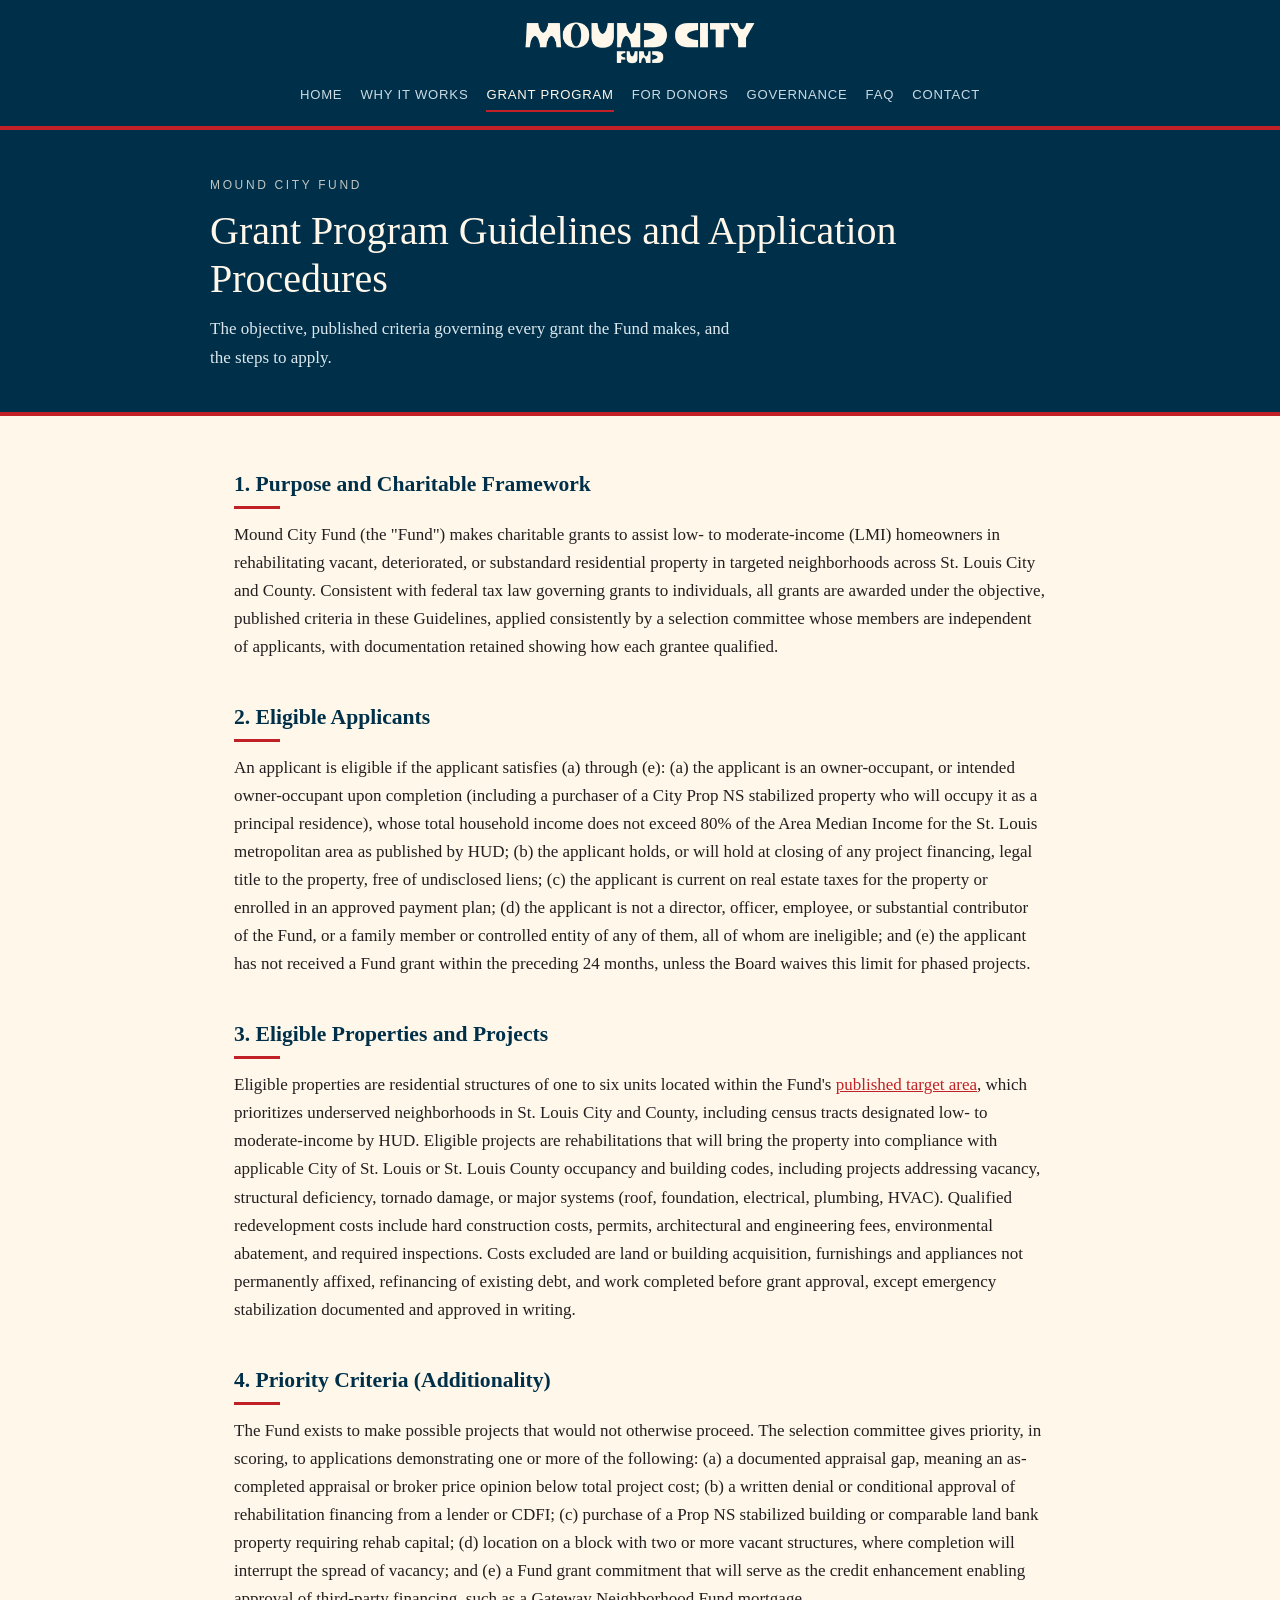
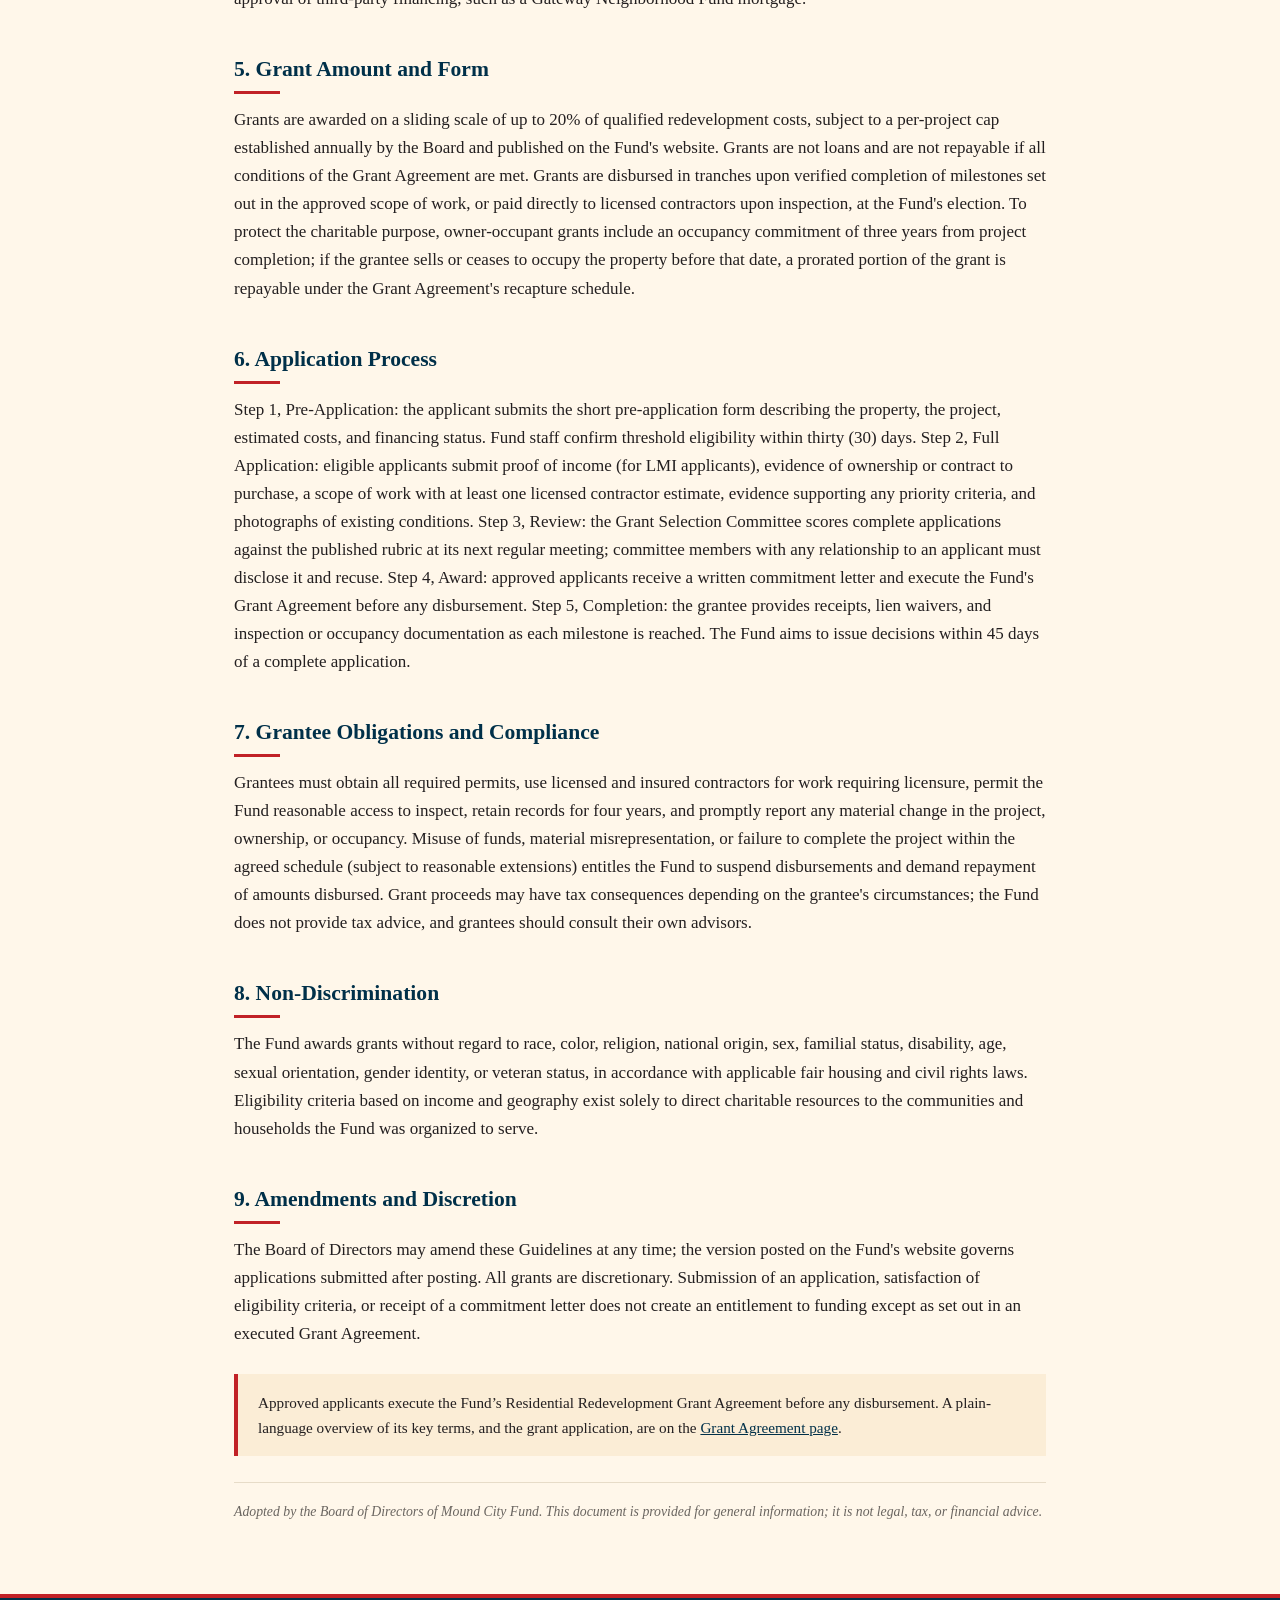
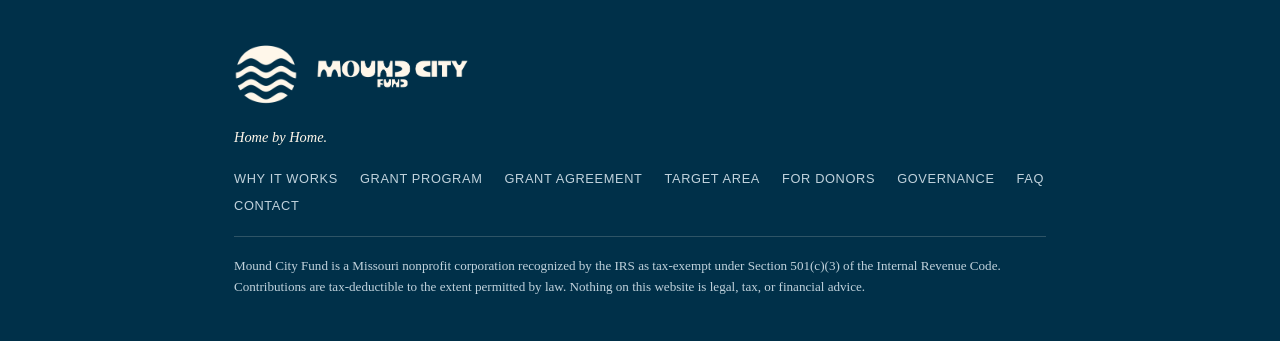
<file: grants.html>
<!DOCTYPE html>
<html lang="en">
<head>
<meta charset="UTF-8">
<meta name="viewport" content="width=device-width, initial-scale=1.0">
<title>Grant Program Guidelines | Mound City Fund</title>
<meta name="description" content="Grant Program Guidelines and Application Procedures for Mound City Fund residential redevelopment grants.">
<link rel="stylesheet" href="assets/styles.css">
<link rel="icon" type="image/png" href="assets/favicon.png">
</head>
<body>

<header class="topbar">
  <div class="topbar-inner">
    <a class="wordmark" href="index.html"><img src="assets/mcf-wordmark-cream.png" alt="Mound City Fund"></a>
    <nav class="site-nav" aria-label="Site">
      <a href="index.html">Home</a>
      <a href="the-case.html">Why It Works</a>
      <a href="grants.html" aria-current="page">Grant Program</a>
      <a href="donors.html">For Donors</a>
      <a href="governance.html">Governance</a>
      <a href="faq.html">FAQ</a>
      <a href="contact.html">Contact</a>
    </nav>
  </div>
</header>

<div class="pagehead">
  <div class="pagehead-inner">
    <div class="eyebrow">Mound City Fund</div>
    <h1>Grant Program Guidelines and Application Procedures</h1>
    <p class="sub">The objective, published criteria governing every grant the Fund makes, and the steps to apply.</p>
  </div>
</div>

<main class="doc">

  <h2>1. Purpose and Charitable Framework</h2>
  <p>Mound City Fund (the "Fund") makes charitable grants to assist low- to moderate-income (LMI) homeowners in rehabilitating vacant, deteriorated, or substandard residential property in targeted neighborhoods across St. Louis City and County. Consistent with federal tax law governing grants to individuals, all grants are awarded under the objective, published criteria in these Guidelines, applied consistently by a selection committee whose members are independent of applicants, with documentation retained showing how each grantee qualified.</p>

  <h2>2. Eligible Applicants</h2>
  <p>An applicant is eligible if the applicant satisfies (a) through (e): (a) the applicant is an owner-occupant, or intended owner-occupant upon completion (including a purchaser of a City Prop NS stabilized property who will occupy it as a principal residence), whose total household income does not exceed 80% of the Area Median Income for the St. Louis metropolitan area as published by HUD; (b) the applicant holds, or will hold at closing of any project financing, legal title to the property, free of undisclosed liens; (c) the applicant is current on real estate taxes for the property or enrolled in an approved payment plan; (d) the applicant is not a director, officer, employee, or substantial contributor of the Fund, or a family member or controlled entity of any of them, all of whom are ineligible; and (e) the applicant has not received a Fund grant within the preceding 24 months, unless the Board waives this limit for phased projects.</p>

  <h2>3. Eligible Properties and Projects</h2>
  <p>Eligible properties are residential structures of one to six units located within the Fund's <a href="target-area.html" style="color:var(--red);">published target area</a>, which prioritizes underserved neighborhoods in St. Louis City and County, including census tracts designated low- to moderate-income by HUD. Eligible projects are rehabilitations that will bring the property into compliance with applicable City of St. Louis or St. Louis County occupancy and building codes, including projects addressing vacancy, structural deficiency, tornado damage, or major systems (roof, foundation, electrical, plumbing, HVAC). Qualified redevelopment costs include hard construction costs, permits, architectural and engineering fees, environmental abatement, and required inspections. Costs excluded are land or building acquisition, furnishings and appliances not permanently affixed, refinancing of existing debt, and work completed before grant approval, except emergency stabilization documented and approved in writing.</p>

  <h2>4. Priority Criteria (Additionality)</h2>
  <p>The Fund exists to make possible projects that would not otherwise proceed. The selection committee gives priority, in scoring, to applications demonstrating one or more of the following: (a) a documented appraisal gap, meaning an as-completed appraisal or broker price opinion below total project cost; (b) a written denial or conditional approval of rehabilitation financing from a lender or CDFI; (c) purchase of a Prop NS stabilized building or comparable land bank property requiring rehab capital; (d) location on a block with two or more vacant structures, where completion will interrupt the spread of vacancy; and (e) a Fund grant commitment that will serve as the credit enhancement enabling approval of third-party financing, such as a Gateway Neighborhood Fund mortgage.</p>

  <h2>5. Grant Amount and Form</h2>
  <p>Grants are awarded on a sliding scale of up to 20% of qualified redevelopment costs, subject to a per-project cap established annually by the Board and published on the Fund's website. Grants are not loans and are not repayable if all conditions of the Grant Agreement are met. Grants are disbursed in tranches upon verified completion of milestones set out in the approved scope of work, or paid directly to licensed contractors upon inspection, at the Fund's election. To protect the charitable purpose, owner-occupant grants include an occupancy commitment of three years from project completion; if the grantee sells or ceases to occupy the property before that date, a prorated portion of the grant is repayable under the Grant Agreement's recapture schedule.</p>

  <h2>6. Application Process</h2>
  <p>Step 1, Pre-Application: the applicant submits the short pre-application form describing the property, the project, estimated costs, and financing status. Fund staff confirm threshold eligibility within thirty (30) days. Step 2, Full Application: eligible applicants submit proof of income (for LMI applicants), evidence of ownership or contract to purchase, a scope of work with at least one licensed contractor estimate, evidence supporting any priority criteria, and photographs of existing conditions. Step 3, Review: the Grant Selection Committee scores complete applications against the published rubric at its next regular meeting; committee members with any relationship to an applicant must disclose it and recuse. Step 4, Award: approved applicants receive a written commitment letter and execute the Fund's Grant Agreement before any disbursement. Step 5, Completion: the grantee provides receipts, lien waivers, and inspection or occupancy documentation as each milestone is reached. The Fund aims to issue decisions within 45 days of a complete application.</p>

  <h2>7. Grantee Obligations and Compliance</h2>
  <p>Grantees must obtain all required permits, use licensed and insured contractors for work requiring licensure, permit the Fund reasonable access to inspect, retain records for four years, and promptly report any material change in the project, ownership, or occupancy. Misuse of funds, material misrepresentation, or failure to complete the project within the agreed schedule (subject to reasonable extensions) entitles the Fund to suspend disbursements and demand repayment of amounts disbursed. Grant proceeds may have tax consequences depending on the grantee's circumstances; the Fund does not provide tax advice, and grantees should consult their own advisors.</p>

  <h2>8. Non-Discrimination</h2>
  <p>The Fund awards grants without regard to race, color, religion, national origin, sex, familial status, disability, age, sexual orientation, gender identity, or veteran status, in accordance with applicable fair housing and civil rights laws. Eligibility criteria based on income and geography exist solely to direct charitable resources to the communities and households the Fund was organized to serve.</p>

  <h2>9. Amendments and Discretion</h2>
  <p>The Board of Directors may amend these Guidelines at any time; the version posted on the Fund's website governs applications submitted after posting. All grants are discretionary. Submission of an application, satisfaction of eligibility criteria, or receipt of a commitment letter does not create an entitlement to funding except as set out in an executed Grant Agreement.</p>

  <div class="notice">
    Approved applicants execute the Fund&rsquo;s Residential Redevelopment Grant Agreement before any disbursement. A plain-language overview of its key terms, and the grant application, are on the <a href="grant-agreement.html" style="color:var(--navy);">Grant Agreement page</a>.
  </div>

  <p class="docfoot">Adopted by the Board of Directors of Mound City Fund. This document is provided for general information; it is not legal, tax, or financial advice.</p>

</main>

<footer class="site-foot">
  <div class="foot-inner">
    <div class="foot-brand">
      <img class="badge" src="assets/mcf-badge-cream.png" alt="">
      <img class="word" src="assets/mcf-wordmark-cream.png" alt="Mound City Fund">
    </div>
    <div class="foot-motto">Home by Home.</div>
    <div class="foot-links">
      <a href="the-case.html">Why It Works</a>
      <a href="grants.html">Grant Program</a>
      <a href="grant-agreement.html">Grant Agreement</a>
      <a href="target-area.html">Target Area</a>
      <a href="donors.html">For Donors</a>
      <a href="governance.html">Governance</a>
      <a href="faq.html">FAQ</a>
      <a href="contact.html">Contact</a>
    </div>
    <div class="foot-legal">
      Mound City Fund is a Missouri nonprofit corporation recognized by the IRS as tax-exempt under Section 501(c)(3) of the Internal Revenue Code. Contributions are tax-deductible to the extent permitted by law. Nothing on this website is legal, tax, or financial advice.
    </div>
  </div>
</footer>

</body>
</html>
</file>
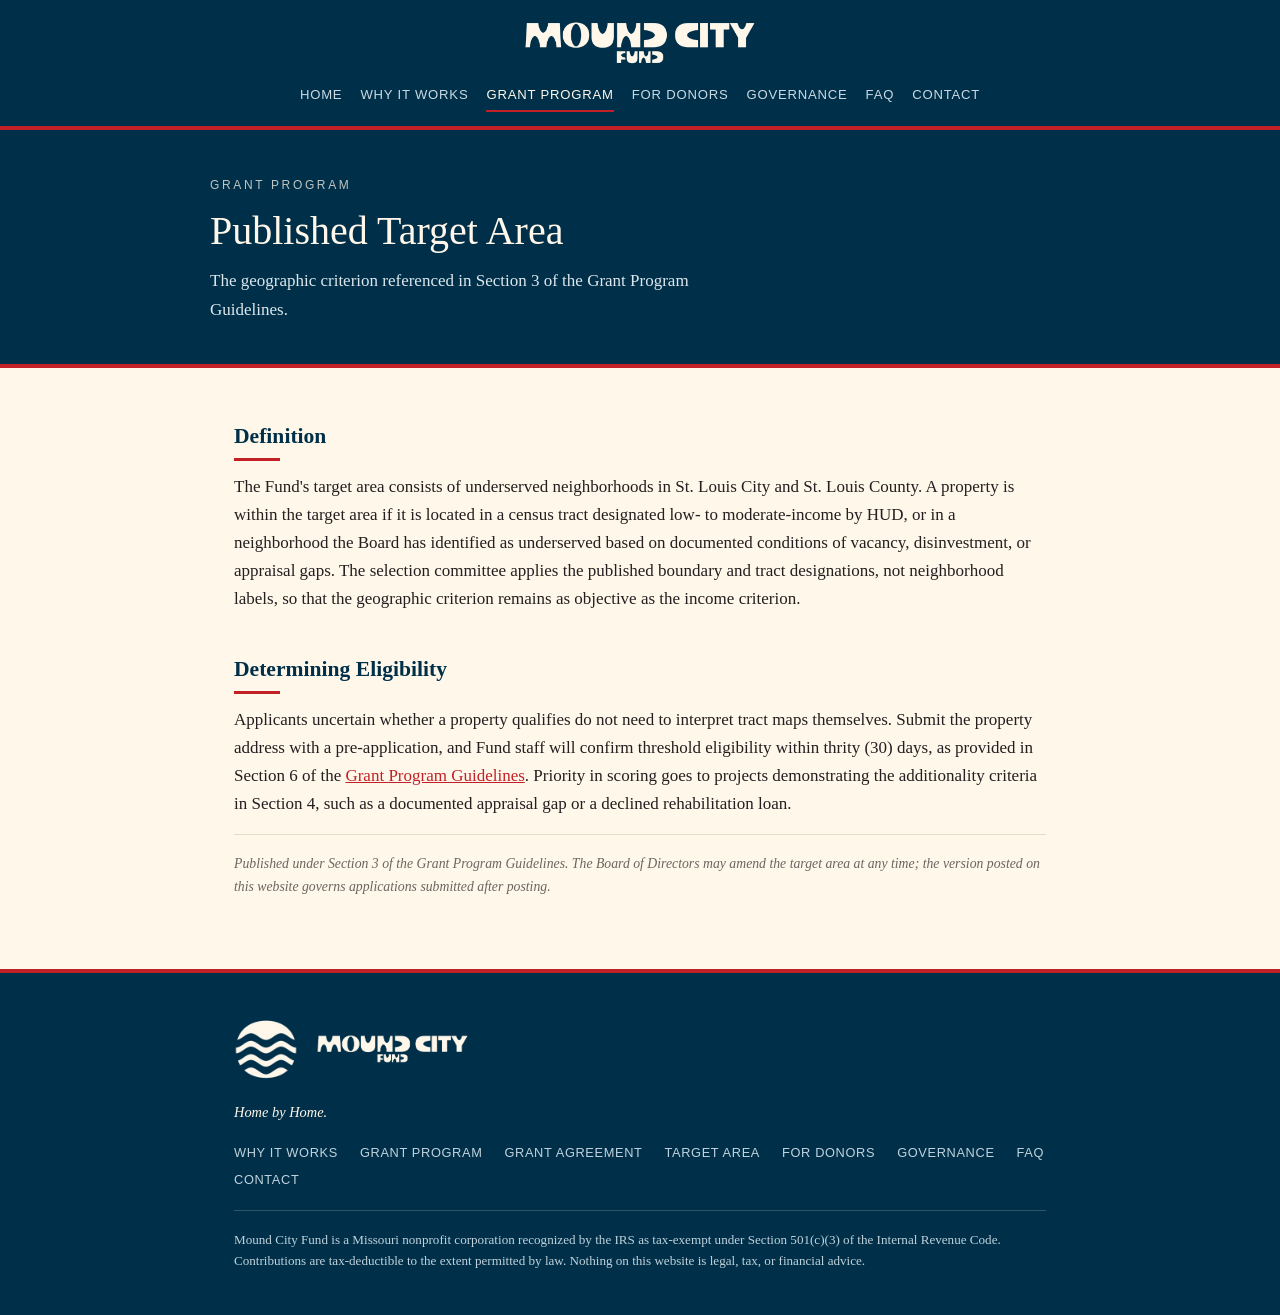
<file: target-area.html>
<!DOCTYPE html>
<html lang="en">
<head>
<meta charset="UTF-8">
<meta name="viewport" content="width=device-width, initial-scale=1.0">
<title>Target Area | Mound City Fund</title>
<meta name="description" content="The published target area for Mound City Fund residential redevelopment grants: underserved neighborhoods in St. Louis City and County.">
<link rel="stylesheet" href="assets/styles.css">
<link rel="icon" type="image/png" href="assets/favicon.png">
</head>
<body>

<header class="topbar">
  <div class="topbar-inner">
    <a class="wordmark" href="index.html"><img src="assets/mcf-wordmark-cream.png" alt="Mound City Fund"></a>
    <nav class="site-nav" aria-label="Site">
      <a href="index.html">Home</a>
      <a href="the-case.html">Why It Works</a>
      <a href="grants.html" aria-current="page">Grant Program</a>
      <a href="donors.html">For Donors</a>
      <a href="governance.html">Governance</a>
      <a href="faq.html">FAQ</a>
      <a href="contact.html">Contact</a>
    </nav>
  </div>
</header>

<div class="pagehead">
  <div class="pagehead-inner">
    <div class="eyebrow">Grant Program</div>
    <h1>Published Target Area</h1>
    <p class="sub">The geographic criterion referenced in Section 3 of the Grant Program Guidelines.</p>
  </div>
</div>

<main class="doc">
  <h2>Definition</h2>
  <p>The Fund's target area consists of underserved neighborhoods in St. Louis City and St. Louis County. A property is within the target area if it is located in a census tract designated low- to moderate-income by HUD, or in a neighborhood the Board has identified as underserved based on documented conditions of vacancy, disinvestment, or appraisal gaps. The selection committee applies the published boundary and tract designations, not neighborhood labels, so that the geographic criterion remains as objective as the income criterion.</p>

  <h2>Determining Eligibility</h2>
  <p>Applicants uncertain whether a property qualifies do not need to interpret tract maps themselves. Submit the property address with a pre-application, and Fund staff will confirm threshold eligibility within thrity (30) days, as provided in Section 6 of the <a href="grants.html" style="color:var(--red);">Grant Program Guidelines</a>. Priority in scoring goes to projects demonstrating the additionality criteria in Section 4, such as a documented appraisal gap or a declined rehabilitation loan.</p>

  <p class="docfoot">Published under Section 3 of the Grant Program Guidelines. The Board of Directors may amend the target area at any time; the version posted on this website governs applications submitted after posting.</p>

</main>

<footer class="site-foot">
  <div class="foot-inner">
    <div class="foot-brand">
      <img class="badge" src="assets/mcf-badge-cream.png" alt="">
      <img class="word" src="assets/mcf-wordmark-cream.png" alt="Mound City Fund">
    </div>
    <div class="foot-motto">Home by Home.</div>
    <div class="foot-links">
      <a href="the-case.html">Why It Works</a>
      <a href="grants.html">Grant Program</a>
      <a href="grant-agreement.html">Grant Agreement</a>
      <a href="target-area.html">Target Area</a>
      <a href="donors.html">For Donors</a>
      <a href="governance.html">Governance</a>
      <a href="faq.html">FAQ</a>
      <a href="contact.html">Contact</a>
    </div>
    <div class="foot-legal">
      Mound City Fund is a Missouri nonprofit corporation recognized by the IRS as tax-exempt under Section 501(c)(3) of the Internal Revenue Code. Contributions are tax-deductible to the extent permitted by law. Nothing on this website is legal, tax, or financial advice.
    </div>
  </div>
</footer>

</body>
</html>
</file>
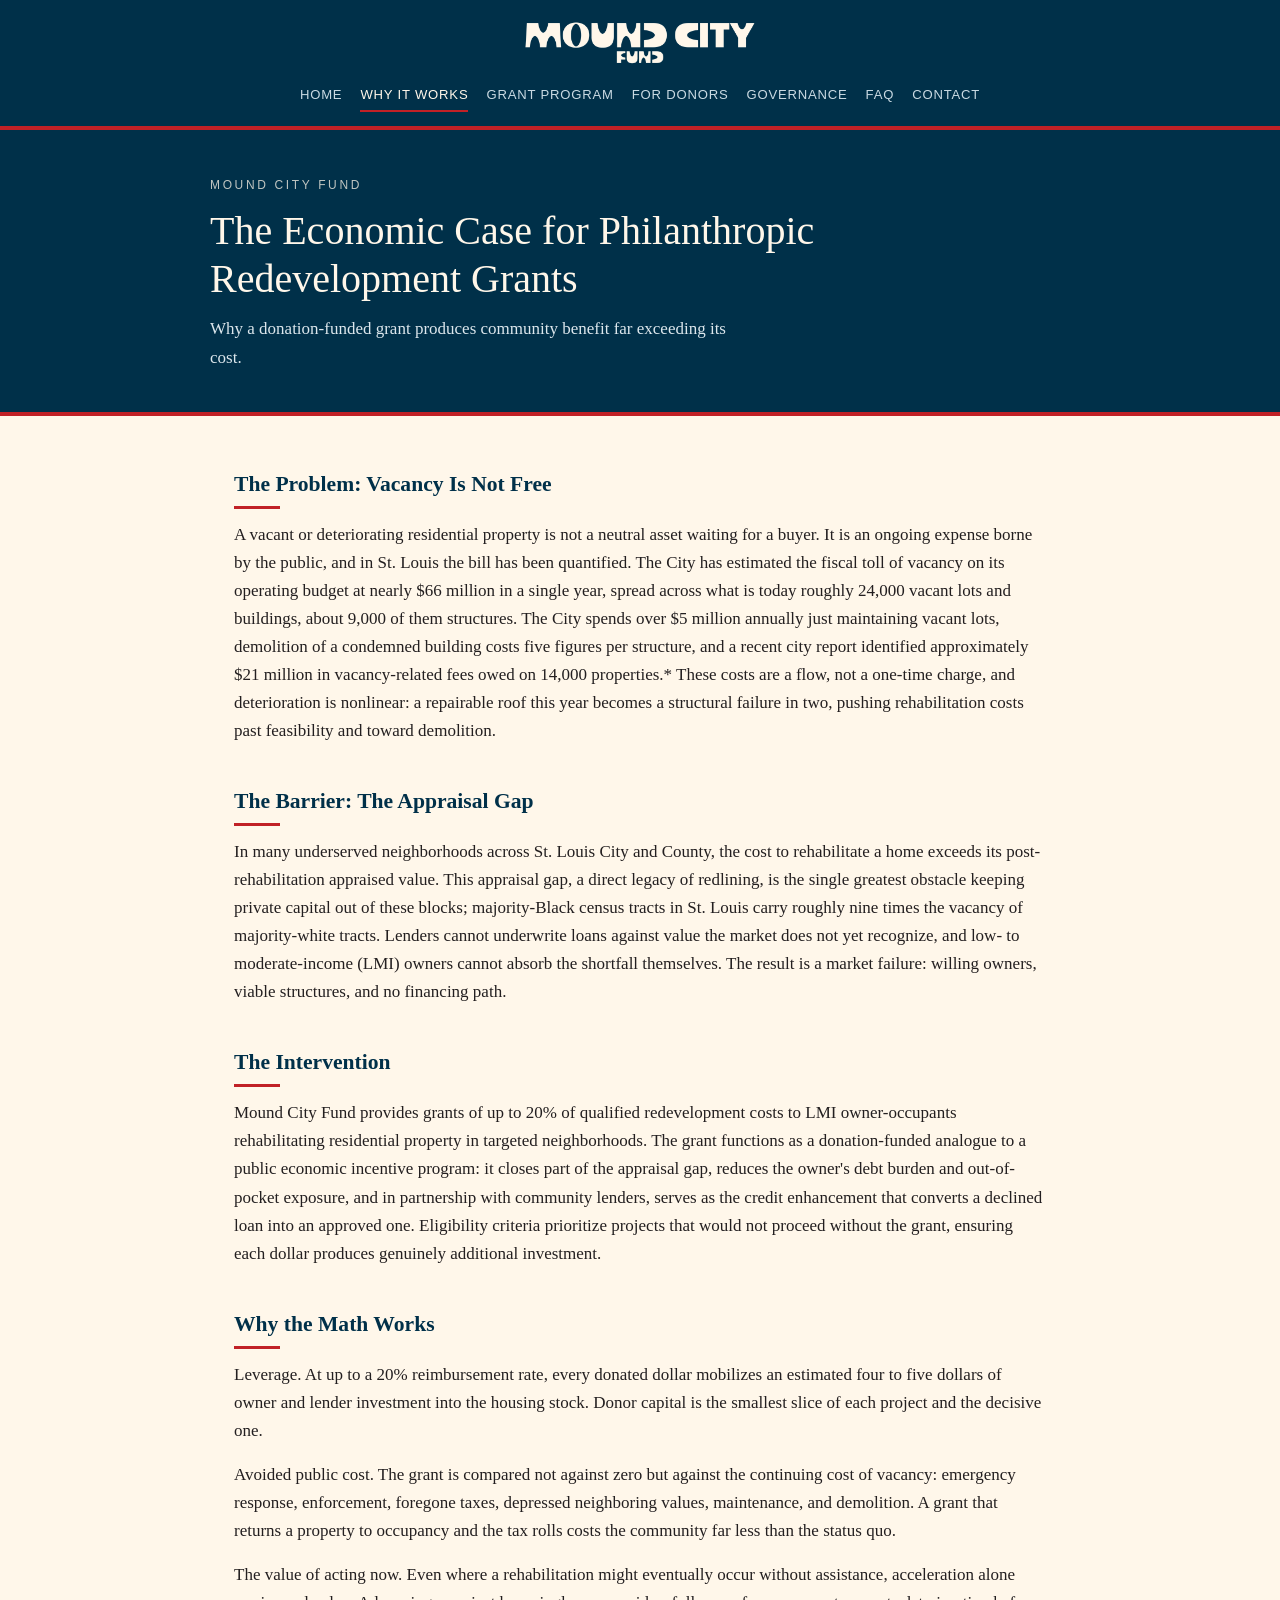
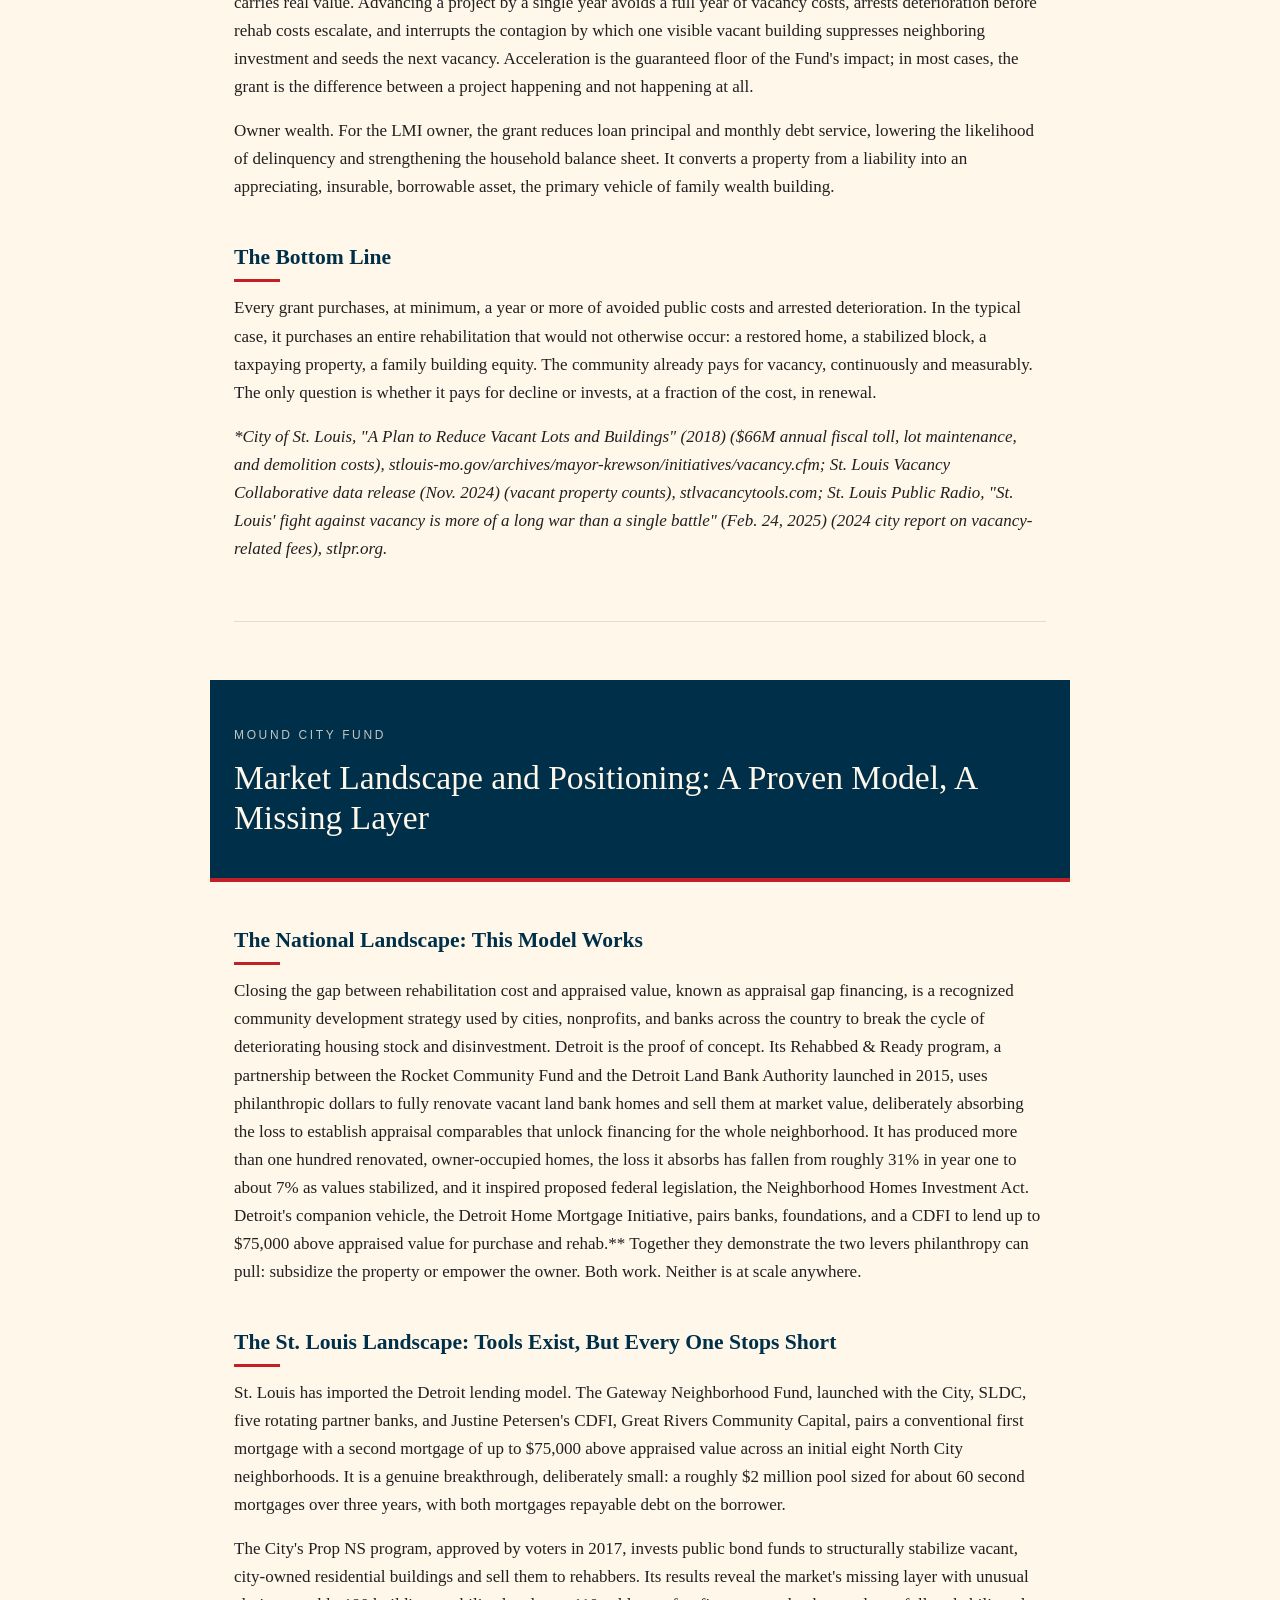
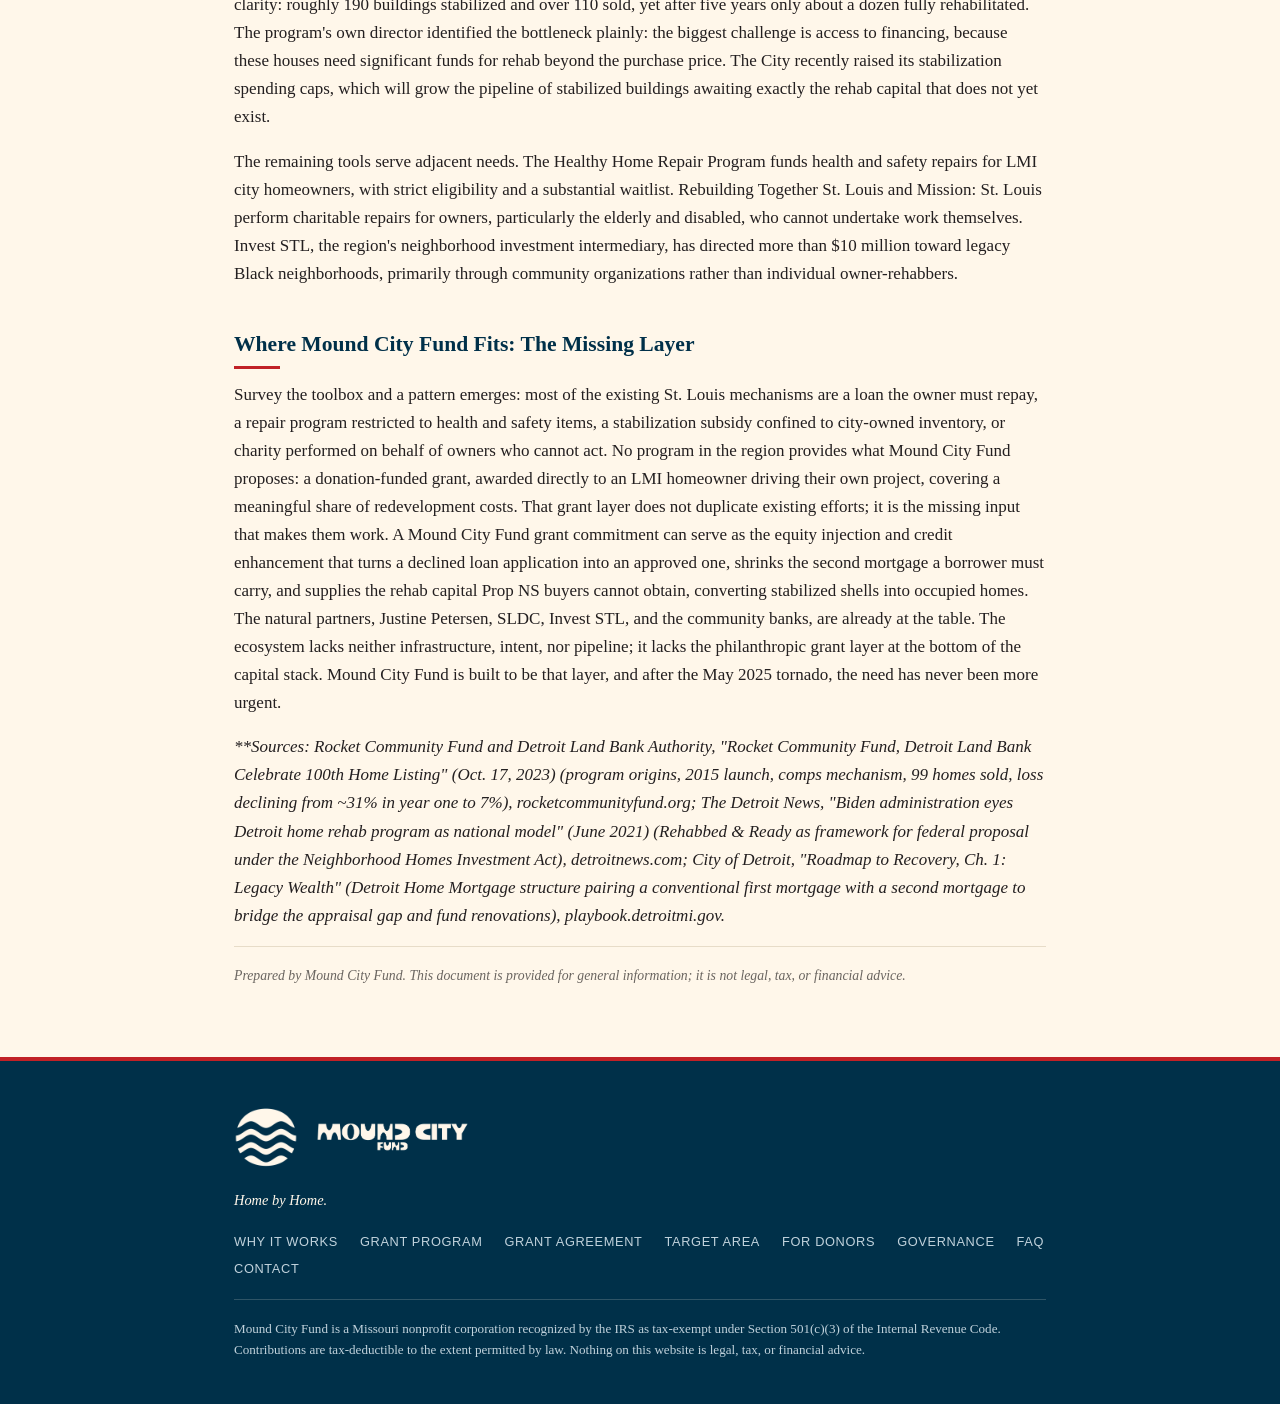
<file: the-case.html>
<!DOCTYPE html>
<html lang="en">
<head>
<meta charset="UTF-8">
<meta name="viewport" content="width=device-width, initial-scale=1.0">
<title>Why It Works | Mound City Fund</title>
<meta name="description" content="The economic case for philanthropic redevelopment grants, and where Mound City Fund fits in the national and St. Louis landscape.">
<link rel="stylesheet" href="assets/styles.css">
<link rel="icon" type="image/png" href="assets/favicon.png">
</head>
<body>

<header class="topbar">
  <div class="topbar-inner">
    <a class="wordmark" href="index.html"><img src="assets/mcf-wordmark-cream.png" alt="Mound City Fund"></a>
    <nav class="site-nav" aria-label="Site">
      <a href="index.html">Home</a>
      <a href="the-case.html" aria-current="page">Why It Works</a>
      <a href="grants.html">Grant Program</a>
      <a href="donors.html">For Donors</a>
      <a href="governance.html">Governance</a>
      <a href="faq.html">FAQ</a>
      <a href="contact.html">Contact</a>
    </nav>
  </div>
</header>

<div class="pagehead">
  <div class="pagehead-inner">
    <div class="eyebrow">Mound City Fund</div>
    <h1>The Economic Case for Philanthropic Redevelopment Grants</h1>
    <p class="sub">Why a donation-funded grant produces community benefit far exceeding its cost.</p>
  </div>
</div>

<main class="doc">

  <h2>The Problem: Vacancy Is Not Free</h2>
  <p>A vacant or deteriorating residential property is not a neutral asset waiting for a buyer. It is an ongoing expense borne by the public, and in St. Louis the bill has been quantified. The City has estimated the fiscal toll of vacancy on its operating budget at nearly $66 million in a single year, spread across what is today roughly 24,000 vacant lots and buildings, about 9,000 of them structures. The City spends over $5 million annually just maintaining vacant lots, demolition of a condemned building costs five figures per structure, and a recent city report identified approximately $21 million in vacancy-related fees owed on 14,000 properties.* These costs are a flow, not a one-time charge, and deterioration is nonlinear: a repairable roof this year becomes a structural failure in two, pushing rehabilitation costs past feasibility and toward demolition.</p>

  <h2>The Barrier: The Appraisal Gap</h2>
  <p>In many underserved neighborhoods across St. Louis City and County, the cost to rehabilitate a home exceeds its post-rehabilitation appraised value. This appraisal gap, a direct legacy of redlining, is the single greatest obstacle keeping private capital out of these blocks; majority-Black census tracts in St. Louis carry roughly nine times the vacancy of majority-white tracts. Lenders cannot underwrite loans against value the market does not yet recognize, and low- to moderate-income (LMI) owners cannot absorb the shortfall themselves. The result is a market failure: willing owners, viable structures, and no financing path.</p>

  <h2>The Intervention</h2>
  <p>Mound City Fund provides grants of up to 20% of qualified redevelopment costs to LMI owner-occupants rehabilitating residential property in targeted neighborhoods. The grant functions as a donation-funded analogue to a public economic incentive program: it closes part of the appraisal gap, reduces the owner's debt burden and out-of-pocket exposure, and in partnership with community lenders, serves as the credit enhancement that converts a declined loan into an approved one. Eligibility criteria prioritize projects that would not proceed without the grant, ensuring each dollar produces genuinely additional investment.</p>

  <h2>Why the Math Works</h2>
  <p>Leverage. At up to a 20% reimbursement rate, every donated dollar mobilizes an estimated four to five dollars of owner and lender investment into the housing stock. Donor capital is the smallest slice of each project and the decisive one.</p>
  <p>Avoided public cost. The grant is compared not against zero but against the continuing cost of vacancy: emergency response, enforcement, foregone taxes, depressed neighboring values, maintenance, and demolition. A grant that returns a property to occupancy and the tax rolls costs the community far less than the status quo.</p>
  <p>The value of acting now. Even where a rehabilitation might eventually occur without assistance, acceleration alone carries real value. Advancing a project by a single year avoids a full year of vacancy costs, arrests deterioration before rehab costs escalate, and interrupts the contagion by which one visible vacant building suppresses neighboring investment and seeds the next vacancy. Acceleration is the guaranteed floor of the Fund's impact; in most cases, the grant is the difference between a project happening and not happening at all.</p>
  <p>Owner wealth. For the LMI owner, the grant reduces loan principal and monthly debt service, lowering the likelihood of delinquency and strengthening the household balance sheet. It converts a property from a liability into an appreciating, insurable, borrowable asset, the primary vehicle of family wealth building.</p>

  <h2>The Bottom Line</h2>
  <p>Every grant purchases, at minimum, a year or more of avoided public costs and arrested deterioration. In the typical case, it purchases an entire rehabilitation that would not otherwise occur: a restored home, a stabilized block, a taxpaying property, a family building equity. The community already pays for vacancy, continuously and measurably. The only question is whether it pays for decline or invests, at a fraction of the cost, in renewal.</p>
 
  <p><em>*City of St. Louis, "A Plan to Reduce Vacant Lots and Buildings" (2018) ($66M annual fiscal toll, lot maintenance, and demolition costs), stlouis-mo.gov/archives/mayor-krewson/initiatives/vacancy.cfm; St. Louis Vacancy Collaborative data release (Nov. 2024) (vacant property counts), stlvacancytools.com; St. Louis Public Radio, "St. Louis' fight against vacancy is more of a long war than a single battle" (Feb. 24, 2025) (2024 city report on vacancy-related fees), stlpr.org.</em></p>
    
  <hr class="doc-divider" id="market-landscape">

  <div class="pagehead" style="margin:0 -24px; padding-left:24px; padding-right:24px;">
    <div class="pagehead-inner" style="max-width:none;">
      <div class="eyebrow">Mound City Fund</div>
      <h1 style="font-size:clamp(1.5rem,3.5vw,2.1rem);">Market Landscape and Positioning: A Proven Model, A Missing Layer</h1>
    </div>
  </div>

  <h2 style="margin-top:44px;">The National Landscape: This Model Works</h2>
  <p>Closing the gap between rehabilitation cost and appraised value, known as appraisal gap financing, is a recognized community development strategy used by cities, nonprofits, and banks across the country to break the cycle of deteriorating housing stock and disinvestment. Detroit is the proof of concept. Its Rehabbed &amp; Ready program, a partnership between the Rocket Community Fund and the Detroit Land Bank Authority launched in 2015, uses philanthropic dollars to fully renovate vacant land bank homes and sell them at market value, deliberately absorbing the loss to establish appraisal comparables that unlock financing for the whole neighborhood. It has produced more than one hundred renovated, owner-occupied homes, the loss it absorbs has fallen from roughly 31% in year one to about 7% as values stabilized, and it inspired proposed federal legislation, the Neighborhood Homes Investment Act. Detroit's companion vehicle, the Detroit Home Mortgage Initiative, pairs banks, foundations, and a CDFI to lend up to $75,000 above appraised value for purchase and rehab.** Together they demonstrate the two levers philanthropy can pull: subsidize the property or empower the owner. Both work. Neither is at scale anywhere.</p>

  <h2>The St. Louis Landscape: Tools Exist, But Every One Stops Short</h2>
  <p>St. Louis has imported the Detroit lending model. The Gateway Neighborhood Fund, launched with the City, SLDC, five rotating partner banks, and Justine Petersen's CDFI, Great Rivers Community Capital, pairs a conventional first mortgage with a second mortgage of up to $75,000 above appraised value across an initial eight North City neighborhoods. It is a genuine breakthrough, deliberately small: a roughly $2 million pool sized for about 60 second mortgages over three years, with both mortgages repayable debt on the borrower.</p>
  <p>The City's Prop NS program, approved by voters in 2017, invests public bond funds to structurally stabilize vacant, city-owned residential buildings and sell them to rehabbers. Its results reveal the market's missing layer with unusual clarity: roughly 190 buildings stabilized and over 110 sold, yet after five years only about a dozen fully rehabilitated. The program's own director identified the bottleneck plainly: the biggest challenge is access to financing, because these houses need significant funds for rehab beyond the purchase price. The City recently raised its stabilization spending caps, which will grow the pipeline of stabilized buildings awaiting exactly the rehab capital that does not yet exist.</p>
  <p>The remaining tools serve adjacent needs. The Healthy Home Repair Program funds health and safety repairs for LMI city homeowners, with strict eligibility and a substantial waitlist. Rebuilding Together St. Louis and Mission: St. Louis perform charitable repairs for owners, particularly the elderly and disabled, who cannot undertake work themselves. Invest STL, the region's neighborhood investment intermediary, has directed more than $10 million toward legacy Black neighborhoods, primarily through community organizations rather than individual owner-rehabbers.</p>

  <h2>Where Mound City Fund Fits: The Missing Layer</h2>
  <p>Survey the toolbox and a pattern emerges: most of the existing St. Louis mechanisms are a loan the owner must repay, a repair program restricted to health and safety items, a stabilization subsidy confined to city-owned inventory, or charity performed on behalf of owners who cannot act. No program in the region provides what Mound City Fund proposes: a donation-funded grant, awarded directly to an LMI homeowner driving their own project, covering a meaningful share of redevelopment costs. That grant layer does not duplicate existing efforts; it is the missing input that makes them work. A Mound City Fund grant commitment can serve as the equity injection and credit enhancement that turns a declined loan application into an approved one, shrinks the second mortgage a borrower must carry, and supplies the rehab capital Prop NS buyers cannot obtain, converting stabilized shells into occupied homes. The natural partners, Justine Petersen, SLDC, Invest STL, and the community banks, are already at the table. The ecosystem lacks neither infrastructure, intent, nor pipeline; it lacks the philanthropic grant layer at the bottom of the capital stack. Mound City Fund is built to be that layer, and after the May 2025 tornado, the need has never been more urgent.</p>

  <p><em>**Sources: Rocket Community Fund and Detroit Land Bank Authority, "Rocket Community Fund, Detroit Land Bank Celebrate 100th Home Listing" (Oct. 17, 2023) (program origins, 2015 launch, comps mechanism, 99 homes sold, loss declining from ~31% in year one to 7%), rocketcommunityfund.org; The Detroit News, "Biden administration eyes Detroit home rehab program as national model" (June 2021) (Rehabbed & Ready as framework for federal proposal under the Neighborhood Homes Investment Act), detroitnews.com; City of Detroit, "Roadmap to Recovery, Ch. 1: Legacy Wealth" (Detroit Home Mortgage structure pairing a conventional first mortgage with a second mortgage to bridge the appraisal gap and fund renovations), playbook.detroitmi.gov.</em></p>
    
  <p class="docfoot">Prepared by Mound City Fund. This document is provided for general information; it is not legal, tax, or financial advice.</p>

</main>

<footer class="site-foot">
  <div class="foot-inner">
    <div class="foot-brand">
      <img class="badge" src="assets/mcf-badge-cream.png" alt="">
      <img class="word" src="assets/mcf-wordmark-cream.png" alt="Mound City Fund">
    </div>
    <div class="foot-motto">Home by Home.</div>
    <div class="foot-links">
      <a href="the-case.html">Why It Works</a>
      <a href="grants.html">Grant Program</a>
      <a href="grant-agreement.html">Grant Agreement</a>
      <a href="target-area.html">Target Area</a>
      <a href="donors.html">For Donors</a>
      <a href="governance.html">Governance</a>
      <a href="faq.html">FAQ</a>
      <a href="contact.html">Contact</a>
    </div>
    <div class="foot-legal">
      Mound City Fund is a Missouri nonprofit corporation recognized by the IRS as tax-exempt under Section 501(c)(3) of the Internal Revenue Code. Contributions are tax-deductible to the extent permitted by law. Nothing on this website is legal, tax, or financial advice.
    </div>
  </div>
</footer>

</body>
</html>
</file>
<file: assets/styles.css>
/* Mound City Fund — site styles
   Palette sampled from the MCF design set:
   navy #003049, red #C12126, cream #FFF7EA, ink #231F20. House type: Georgia. */

:root {
  --navy: #003049;
  --red: #C12126;
  --red-dark: #9E181C;
  --cream: #FFF7EA;
  --paper: #FFF7EA;
  --card: #FFFFFF;
  --ink: #231F20;
  --muted: #6A6560;
  --rule: #E7DCC8;
  --max: 860px;
}

* { box-sizing: border-box; margin: 0; padding: 0; }

html { scroll-behavior: smooth; }
@media (prefers-reduced-motion: reduce) {
  html { scroll-behavior: auto; }
  * { animation: none !important; transition: none !important; }
}

body {
  font-family: Georgia, 'Times New Roman', serif;
  background: var(--paper);
  color: var(--ink);
  line-height: 1.65;
  font-size: 17px;
}

/* ---------- Header / navigation ---------- */

.topbar {
  background: var(--navy);
  color: #fff;
  border-bottom: 4px solid var(--red);
}

.topbar-inner {
  max-width: var(--max);
  margin: 0 auto;
  padding: 20px 24px 14px;
  display: flex;
  flex-direction: column;
  align-items: center;
  gap: 14px;
}

.wordmark { display: inline-flex; align-items: center; text-decoration: none; }
.wordmark img { height: 46px; width: auto; display: block; }

nav.site-nav {
  display: flex;
  flex-wrap: wrap;
  justify-content: center;
  gap: 4px 18px;
  font-family: 'Helvetica Neue', Arial, sans-serif;
  font-size: 0.82rem;
  letter-spacing: 0.06em;
  text-transform: uppercase;
}

nav.site-nav a {
  color: #C9DAE3;
  text-decoration: none;
  padding: 4px 0;
  border-bottom: 2px solid transparent;
}
nav.site-nav a:hover { color: var(--cream); border-bottom-color: var(--red); }
nav.site-nav a[aria-current="page"] { color: var(--cream); border-bottom-color: var(--red); }

a:focus-visible, button:focus-visible, summary:focus-visible {
  outline: 3px solid var(--red);
  outline-offset: 2px;
}
.topbar a:focus-visible, .hero a:focus-visible, footer.site-foot a:focus-visible, .section.navy a:focus-visible {
  outline-color: var(--cream);
}

/* ---------- Hero (home) ---------- */

.hero {
  background: var(--navy);
  color: var(--cream);
  position: relative;
  overflow: hidden;
}

.hero-inner {
  max-width: var(--max);
  margin: 0 auto;
  padding: 84px 24px 120px;
  position: relative;
  z-index: 1;
}

.hero h1 {
  font-size: clamp(2.1rem, 5.5vw, 3.4rem);
  line-height: 1.12;
  font-weight: normal;
  max-width: 15ch;
  color: var(--cream);
}

.hero .tagline {
  margin-top: 22px;
  font-size: 1.15rem;
  color: #E3ECF1;
  max-width: 52ch;
}

.hero .motto {
  display: inline-block;
  margin-bottom: 26px;
  font-family: 'Helvetica Neue', Arial, sans-serif;
  font-size: 0.78rem;
  letter-spacing: 0.22em;
  text-transform: uppercase;
  color: var(--cream);
  border: 1px solid rgba(255, 247, 234, 0.45);
  padding: 7px 14px;
}

.hero-cta { margin-top: 36px; display: flex; flex-wrap: wrap; gap: 14px; }

.btn {
  display: inline-block;
  font-family: 'Helvetica Neue', Arial, sans-serif;
  font-size: 0.85rem;
  letter-spacing: 0.08em;
  text-transform: uppercase;
  text-decoration: none;
  padding: 13px 26px;
}
.btn-red { background: var(--red); color: var(--cream); }
.btn-red:hover { background: var(--red-dark); }
.btn-line { border: 1px solid rgba(255,247,234,0.55); color: var(--cream); }
.btn-line:hover { border-color: var(--red); color: #fff; }
.btn-navy { background: var(--navy); color: var(--cream); }
.btn-navy:hover { background: #00415F; }

/* Confluence motif: the wavy river bars from the MCF badge */
.rivers { position: absolute; left: 0; right: 0; bottom: -2px; width: 100%; height: auto; display: block; }

/* ---------- Page title band (interior pages) ---------- */

.pagehead {
  background: var(--navy);
  color: var(--cream);
  padding: 46px 24px 40px;
  border-bottom: 4px solid var(--red);
}
.pagehead-inner { max-width: var(--max); margin: 0 auto; }
.pagehead .eyebrow {
  font-family: 'Helvetica Neue', Arial, sans-serif;
  font-size: 0.75rem;
  letter-spacing: 0.22em;
  text-transform: uppercase;
  color: #E3937F00; /* fallback overridden below */
  color: rgba(255,247,234,0.75);
  margin-bottom: 12px;
}
.pagehead h1 { font-size: clamp(1.7rem, 4vw, 2.5rem); font-weight: normal; line-height: 1.2; color: var(--cream); }
.pagehead .sub { margin-top: 12px; color: #DCE7ED; max-width: 62ch; }

/* ---------- Main content ---------- */

main { max-width: var(--max); margin: 0 auto; padding: 54px 24px 70px; }

.doc h2 {
  color: var(--navy);
  font-size: 1.35rem;
  font-weight: bold;
  margin: 42px 0 12px;
  line-height: 1.3;
}
.doc h2:first-child { margin-top: 0; }
.doc h2::after {
  content: "";
  display: block;
  width: 46px;
  height: 3px;
  background: var(--red);
  margin-top: 8px;
}

.doc h3 { color: var(--navy); font-size: 1.08rem; margin: 26px 0 8px; }

.doc p { margin: 0 0 16px; }
.doc p:last-child { margin-bottom: 0; }

.lede { font-size: 1.12rem; color: #3D3835; }

.docfoot {
  margin-top: 48px;
  padding-top: 18px;
  border-top: 1px solid var(--rule);
  font-size: 0.86rem;
  color: var(--muted);
  font-style: italic;
}

.notice {
  background: #FBEDD6;
  border-left: 4px solid var(--red);
  padding: 16px 20px;
  margin: 26px 0;
  font-size: 0.95rem;
}

.doc-divider {
  border: 0;
  height: 0;
  border-top: 1px solid var(--rule);
  margin: 58px 0;
}

/* ---------- Collaboratives ---------- */

.collab-card {
  display: grid;
  grid-template-columns: minmax(220px, 320px) 1fr;
  gap: 26px;
  background: var(--card);
  border: 1px solid var(--rule);
  border-top: 4px solid var(--navy);
  padding: 24px;
  margin: 26px 0 10px;
}
.collab-media { display: block; align-self: start; }
.collab-media img { width: 100%; height: auto; display: block; }
.collab-kicker {
  font-family: 'Helvetica Neue', Arial, sans-serif;
  font-size: 0.72rem;
  letter-spacing: 0.16em;
  text-transform: uppercase;
  color: var(--red);
  margin-bottom: 6px;
}
.collab-body h3 { color: var(--navy); font-size: 1.25rem; margin: 0 0 10px; }
.collab-body p { margin: 0 0 14px; font-size: 0.97rem; }
.collab-body .btn { margin-top: 4px; }

@media (max-width: 640px) {
  .collab-card { grid-template-columns: 1fr; }
}

/* ---------- Home sections ---------- */

.section { padding: 60px 24px; }
.section-inner { max-width: var(--max); margin: 0 auto; }
.section.alt { background: #F4E8D2; }
.section.navy { background: var(--navy); color: var(--cream); }
.section.navy h2 { color: var(--cream); }
.section.navy h2::after { background: var(--red); }
.section.navy p { color: #DFE9EF; }

.section h2 {
  color: var(--navy);
  font-size: 1.6rem;
  font-weight: normal;
  margin-bottom: 18px;
}
.section h2::after {
  content: "";
  display: block;
  width: 46px;
  height: 3px;
  background: var(--red);
  margin-top: 10px;
}

.stat-row { display: flex; flex-wrap: wrap; gap: 34px; margin-top: 30px; }
.stat { flex: 1 1 180px; border-top: 3px solid var(--red); padding-top: 12px; }
.stat .num { font-size: 2rem; color: var(--navy); line-height: 1.1; }
.section.navy .stat .num { color: var(--cream); }
.stat .label { font-family: 'Helvetica Neue', Arial, sans-serif; font-size: 0.82rem; letter-spacing: 0.04em; color: var(--muted); margin-top: 6px; }
.section.navy .stat .label { color: #C0D2DC; }

.threecol { display: grid; grid-template-columns: repeat(auto-fit, minmax(220px, 1fr)); gap: 30px; margin-top: 26px; }
.threecol h3 { color: var(--navy); font-size: 1.05rem; margin-bottom: 8px; }
.section.navy .threecol h3 { color: var(--cream); border-bottom: 2px solid var(--red); display: inline-block; padding-bottom: 4px; }
.threecol p { font-size: 0.97rem; }

.doc-index { display: grid; grid-template-columns: repeat(auto-fit, minmax(250px, 1fr)); gap: 18px; margin-top: 26px; }
.doc-card {
  display: block;
  background: var(--card);
  border: 1px solid var(--rule);
  border-top: 4px solid var(--navy);
  padding: 20px 22px;
  text-decoration: none;
  color: var(--ink);
}
.doc-card:hover { border-top-color: var(--red); }
.doc-card .kind {
  font-family: 'Helvetica Neue', Arial, sans-serif;
  font-size: 0.72rem;
  letter-spacing: 0.16em;
  text-transform: uppercase;
  color: var(--red);
}
.doc-card .name { display: block; color: var(--navy); font-size: 1.05rem; margin: 6px 0 8px; }
.doc-card .desc { font-size: 0.92rem; color: #4C4742; }

/* ---------- FAQ ---------- */

.faq-item { border-bottom: 1px solid var(--rule); padding: 6px 0; }
.faq-item summary {
  cursor: pointer;
  list-style: none;
  padding: 16px 34px 16px 0;
  color: var(--navy);
  font-size: 1.1rem;
  position: relative;
}
.faq-item summary::-webkit-details-marker { display: none; }
.faq-item summary::after {
  content: "+";
  position: absolute;
  right: 4px;
  top: 50%;
  transform: translateY(-50%);
  color: var(--red);
  font-size: 1.4rem;
  font-family: Georgia, serif;
}
.faq-item[open] summary::after { content: "\2212"; }
.faq-item .answer { padding: 0 0 20px; }

/* ---------- Footer ---------- */

footer.site-foot {
  background: var(--navy);
  color: #C0D2DC;
  border-top: 4px solid var(--red);
  font-size: 0.9rem;
}
.foot-inner { max-width: var(--max); margin: 0 auto; padding: 44px 24px; }
.foot-brand { display: flex; align-items: center; gap: 18px; margin-bottom: 20px; }
.foot-brand img.badge { width: 64px; height: 64px; display: block; }
.foot-brand img.word { height: 30px; width: auto; display: block; }
.foot-inner .foot-motto { color: var(--cream); font-style: italic; margin: 0 0 18px; }
.foot-links { display: flex; flex-wrap: wrap; gap: 6px 22px; margin-bottom: 20px; font-family: 'Helvetica Neue', Arial, sans-serif; font-size: 0.8rem; letter-spacing: 0.05em; text-transform: uppercase; }
.foot-links a { color: #C0D2DC; text-decoration: none; }
.foot-links a:hover { color: var(--cream); }
.foot-legal { border-top: 1px solid rgba(255,247,234,0.18); padding-top: 18px; font-size: 0.82rem; line-height: 1.6; }

@media (max-width: 640px) {
  .topbar-inner { padding: 16px 18px 12px; }
  .wordmark img { height: 38px; }
  .hero-inner { padding: 56px 18px 96px; }
  main, .section { padding-left: 18px; padding-right: 18px; }
}
</file>
